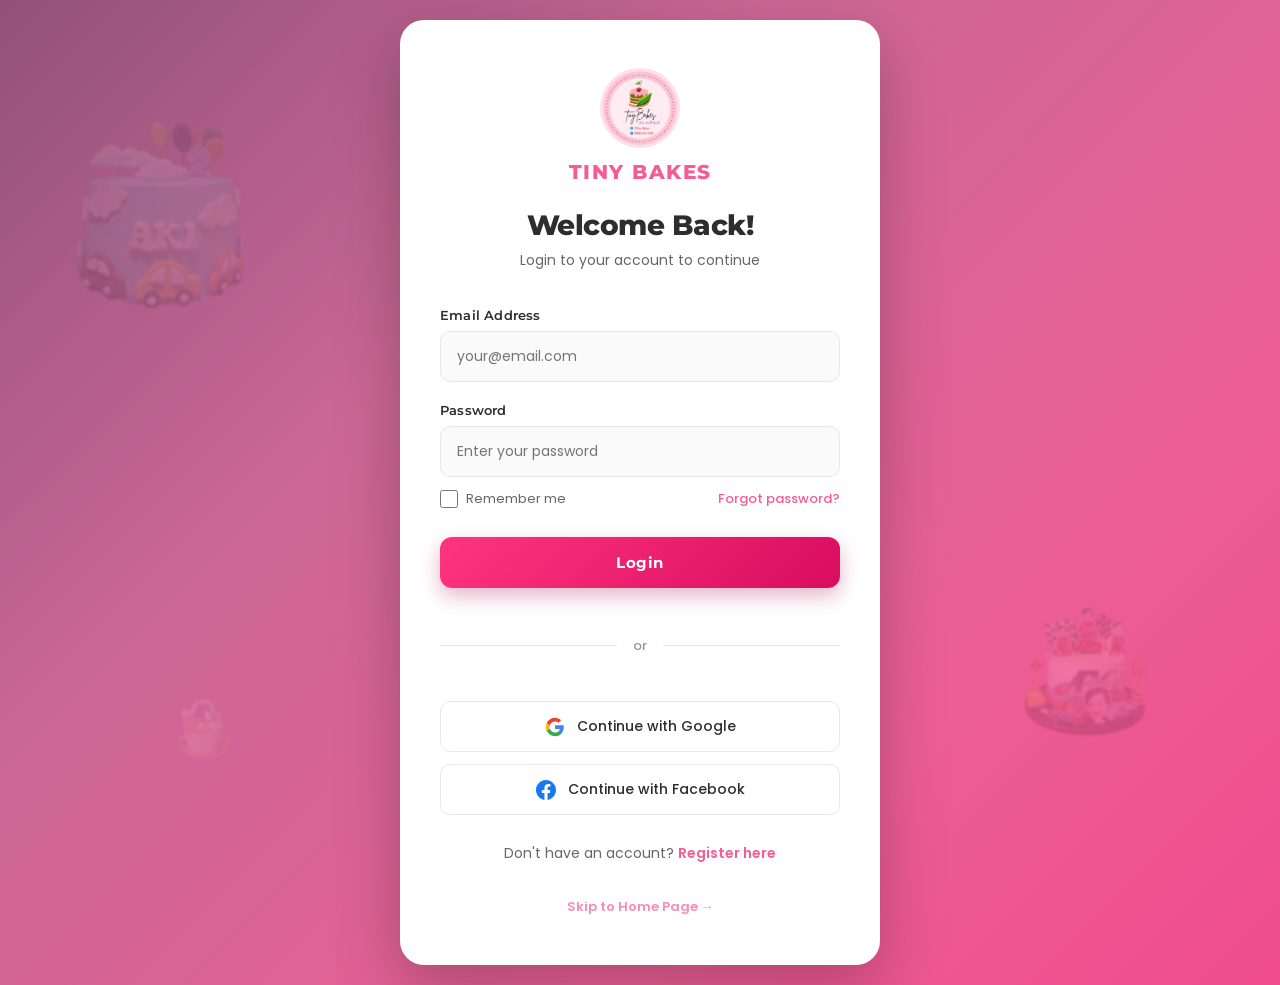
<file: index.html>
<!doctype html>
<html lang="en">
  <head>
    <meta charset="UTF-8" />
    <meta name="viewport" content="width=device-width, initial-scale=1.0" />
    <title>Login - Tiny Bakes</title>
    <link rel="preconnect" href="https://fonts.googleapis.com" />
    <link rel="preconnect" href="https://fonts.gstatic.com" crossorigin />
    <link
      href="https://fonts.googleapis.com/css2?family=Montserrat:wght@400;500;600;700;800&family=Poppins:wght@400;500;600;700&display=swap"
      rel="stylesheet"
    />
    <link rel="stylesheet" href="auth.css" />
  </head>
  <body>
    <div class="auth-container">
      <div class="auth-card">
        <div class="auth-header">
          <div class="logo-section">
            <div class="logo-circle-small">
              <img src="assets/logo-clean.png" alt="Tiny Bakes logo" />
            </div>
            <h1>TINY BAKES</h1>
          </div>
          <h2>Welcome Back!</h2>
          <p class="auth-subtitle">Login to your account to continue</p>
        </div>

        <form class="auth-form" id="loginForm">
          <div class="form-group">
            <label for="email">Email Address</label>
            <input
              type="email"
              id="email"
              placeholder="your@email.com"
              required
            />
          </div>

          <div class="form-group">
            <label for="password">Password</label>
            <input
              type="password"
              id="password"
              placeholder="Enter your password"
              required
            />
          </div>

          <div class="form-options">
            <label class="checkbox-label">
              <input type="checkbox" id="remember" />
              <span>Remember me</span>
            </label>
            <a href="#" class="forgot-link">Forgot password?</a>
          </div>

          <button type="submit" class="auth-btn">Login</button>

          <div class="auth-divider">
            <span>or</span>
          </div>

          <div class="social-login">
            <button type="button" class="social-btn google-btn">
              <svg width="20" height="20" viewBox="0 0 24 24">
                <path fill="#4285F4" d="M22.56 12.25c0-.78-.07-1.53-.2-2.25H12v4.26h5.92c-.26 1.37-1.04 2.53-2.21 3.31v2.77h3.57c2.08-1.92 3.28-4.74 3.28-8.09z"/>
                <path fill="#34A853" d="M12 23c2.97 0 5.46-.98 7.28-2.66l-3.57-2.77c-.98.66-2.23 1.06-3.71 1.06-2.86 0-5.29-1.93-6.16-4.53H2.18v2.84C3.99 20.53 7.7 23 12 23z"/>
                <path fill="#FBBC05" d="M5.84 14.09c-.22-.66-.35-1.36-.35-2.09s.13-1.43.35-2.09V7.07H2.18C1.43 8.55 1 10.22 1 12s.43 3.45 1.18 4.93l2.85-2.22.81-.62z"/>
                <path fill="#EA4335" d="M12 5.38c1.62 0 3.06.56 4.21 1.64l3.15-3.15C17.45 2.09 14.97 1 12 1 7.7 1 3.99 3.47 2.18 7.07l3.66 2.84c.87-2.6 3.3-4.53 6.16-4.53z"/>
              </svg>
              Continue with Google
            </button>
            <button type="button" class="social-btn facebook-btn">
              <svg width="20" height="20" viewBox="0 0 24 24" fill="#1877F2">
                <path d="M24 12.073c0-6.627-5.373-12-12-12s-12 5.373-12 12c0 5.99 4.388 10.954 10.125 11.854v-8.385H7.078v-3.47h3.047V9.43c0-3.007 1.792-4.669 4.533-4.669 1.312 0 2.686.235 2.686.235v2.953H15.83c-1.491 0-1.956.925-1.956 1.874v2.25h3.328l-.532 3.47h-2.796v8.385C19.612 23.027 24 18.062 24 12.073z"/>
              </svg>
              Continue with Facebook
            </button>
          </div>

          <p class="auth-switch">
            Don't have an account? <a href="register.html">Register here</a>
          </p>
          
          <p class="auth-switch" style="margin-top: 12px;">
            <a href="home.html" style="font-size: 13px; opacity: 0.7;">Skip to Home Page →</a>
          </p>
        </form>
      </div>

      <div class="auth-decoration">
        <img src="assets/cake1.png" alt="Cake decoration" class="deco-cake deco-1" />
        <img src="assets/cake2.png" alt="Cake decoration" class="deco-cake deco-2" />
        <img src="assets/cake3.png" alt="Cake decoration" class="deco-cake deco-3" />
      </div>
    </div>

    <script>
      document.getElementById('loginForm').addEventListener('submit', (e) => {
        e.preventDefault();
        alert('Login successful! Redirecting to home page...');
        window.location.href = 'home.html';
      });
    </script>
  </body>
</html>
</file>
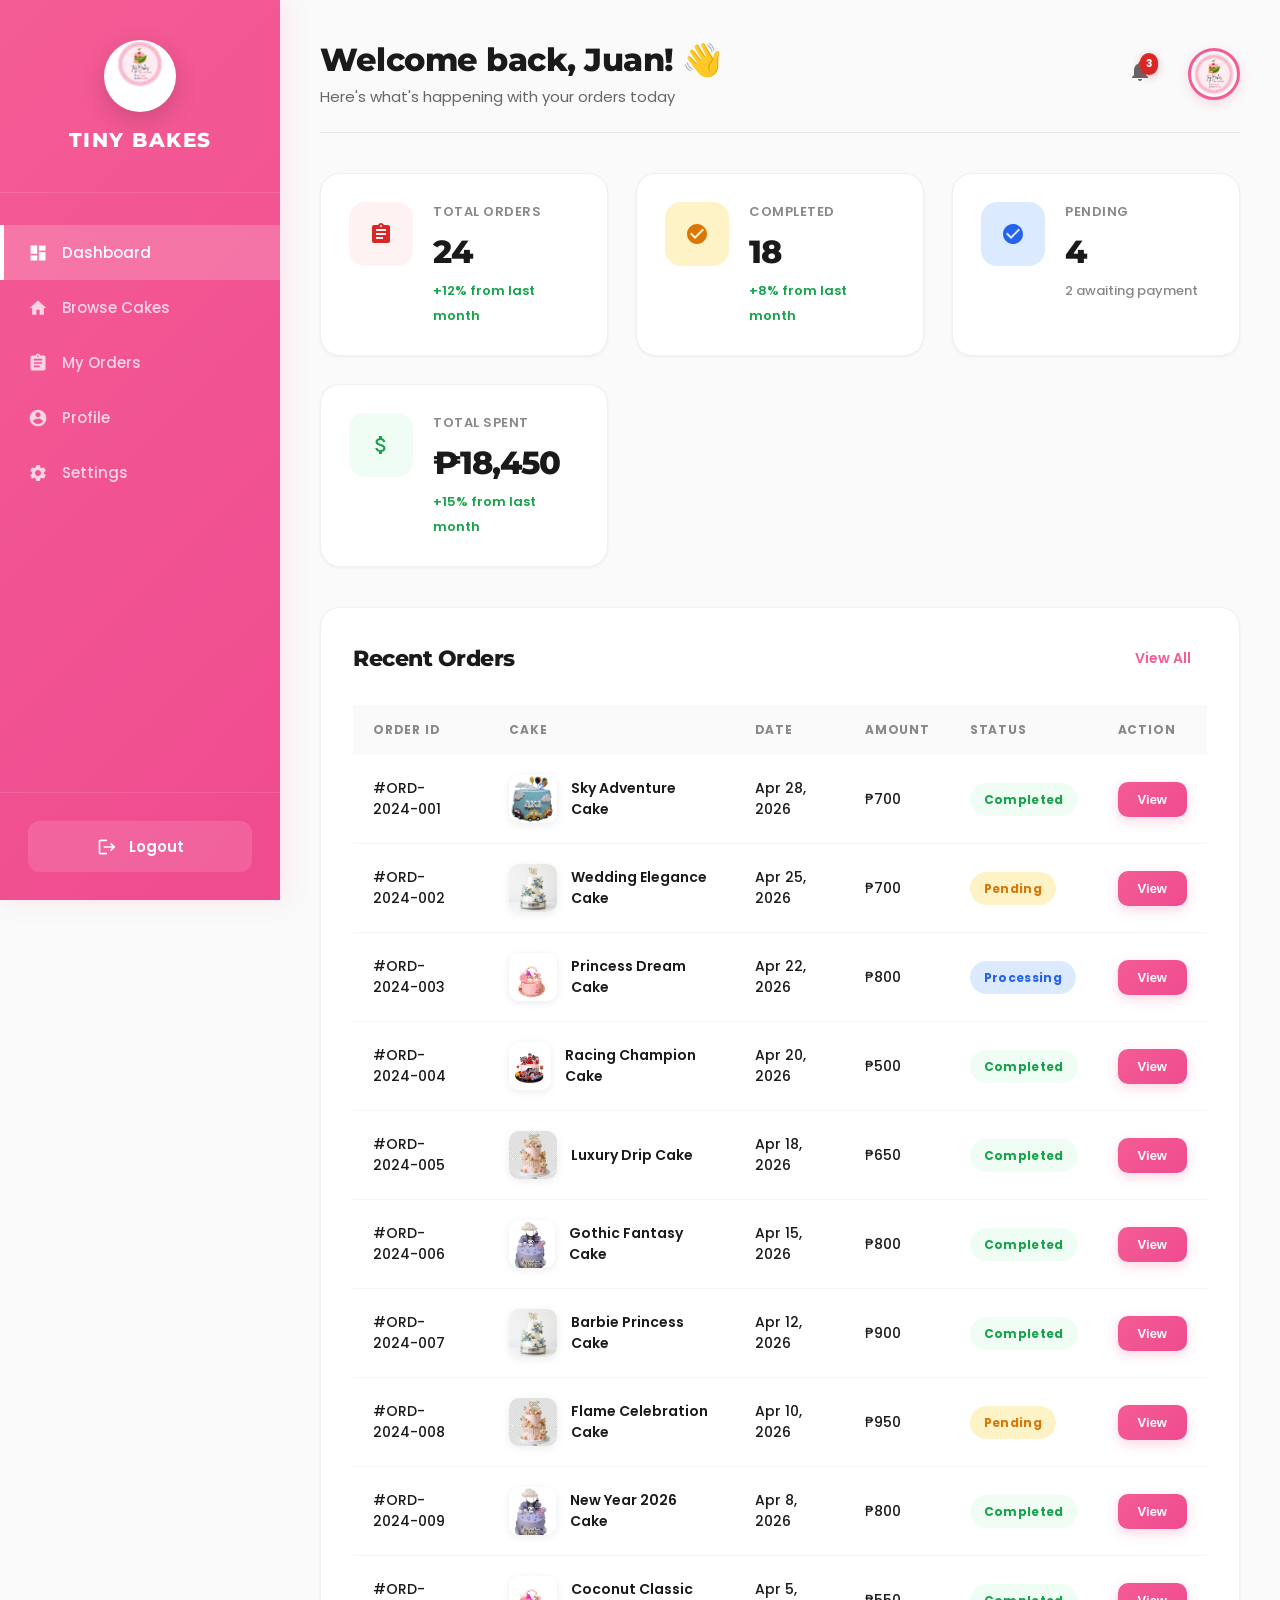
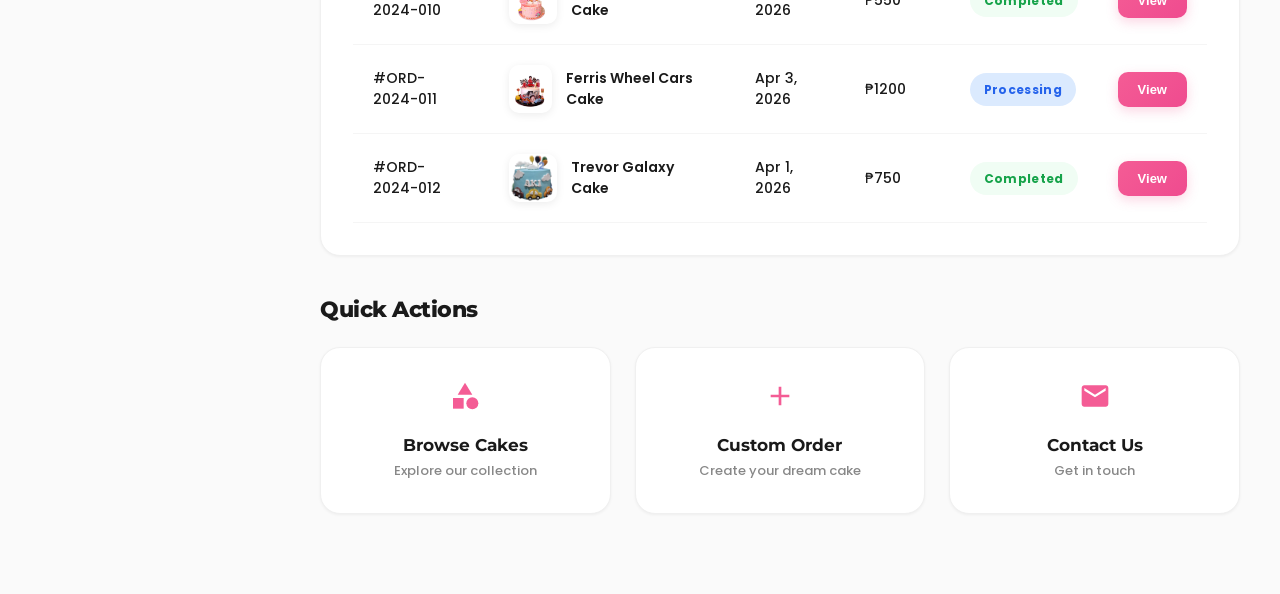
<file: dashboard.html>
<!doctype html>
<html lang="en">
  <head>
    <meta charset="UTF-8" />
    <meta name="viewport" content="width=device-width, initial-scale=1.0" />
    <title>Dashboard - Tiny Bakes</title>
    <link rel="preconnect" href="https://fonts.googleapis.com" />
    <link rel="preconnect" href="https://fonts.gstatic.com" crossorigin />
    <link
      href="https://fonts.googleapis.com/css2?family=Montserrat:wght@400;500;600;700;800&family=Poppins:wght@400;500;600;700&display=swap"
      rel="stylesheet"
    />
    <link rel="stylesheet" href="dashboard.css" />
  </head>
  <body>
    <div class="dashboard-container">
      <!-- Sidebar -->
      <aside class="sidebar">
        <div class="sidebar-header">
          <div class="logo-small">
            <img src="assets/logo-clean.png" alt="Tiny Bakes" />
          </div>
          <h2>TINY BAKES</h2>
        </div>

        <nav class="sidebar-nav">
          <a href="#" class="nav-item active">
            <svg viewBox="0 0 24 24" width="20" height="20" fill="currentColor">
              <path d="M3 13h8V3H3v10zm0 8h8v-6H3v6zm10 0h8V11h-8v10zm0-18v6h8V3h-8z"/>
            </svg>
            Dashboard
          </a>
          <a href="home.html" class="nav-item">
            <svg viewBox="0 0 24 24" width="20" height="20" fill="currentColor">
              <path d="M10 20v-6h4v6h5v-8h3L12 3 2 12h3v8z"/>
            </svg>
            Browse Cakes
          </a>
          <a href="myorders.html" class="nav-item">
            <svg viewBox="0 0 24 24" width="20" height="20" fill="currentColor">
              <path d="M19 3h-4.18C14.4 1.84 13.3 1 12 1c-1.3 0-2.4.84-2.82 2H5c-1.1 0-2 .9-2 2v14c0 1.1.9 2 2 2h14c1.1 0 2-.9 2-2V5c0-1.1-.9-2-2-2zm-7 0c.55 0 1 .45 1 1s-.45 1-1 1-1-.45-1-1 .45-1 1-1zm2 14H7v-2h7v2zm3-4H7v-2h10v2zm0-4H7V7h10v2z"/>
            </svg>
            My Orders
          </a>
          <a href="#" class="nav-item">
            <svg viewBox="0 0 24 24" width="20" height="20" fill="currentColor">
              <path d="M12 2C6.48 2 2 6.48 2 12s4.48 10 10 10 10-4.48 10-10S17.52 2 12 2zm0 3c1.66 0 3 1.34 3 3s-1.34 3-3 3-3-1.34-3-3 1.34-3 3-3zm0 14.2c-2.5 0-4.71-1.28-6-3.22.03-1.99 4-3.08 6-3.08 1.99 0 5.97 1.09 6 3.08-1.29 1.94-3.5 3.22-6 3.22z"/>
            </svg>
            Profile
          </a>
          <a href="#" class="nav-item">
            <svg viewBox="0 0 24 24" width="20" height="20" fill="currentColor">
              <path d="M19.14 12.94c.04-.3.06-.61.06-.94 0-.32-.02-.64-.07-.94l2.03-1.58c.18-.14.23-.41.12-.61l-1.92-3.32c-.12-.22-.37-.29-.59-.22l-2.39.96c-.5-.38-1.03-.7-1.62-.94L14.4 2.81c-.04-.24-.24-.41-.48-.41h-3.84c-.24 0-.43.17-.47.41l-.36 2.54c-.59.24-1.13.57-1.62.94l-2.39-.96c-.22-.08-.47 0-.59.22L2.74 8.87c-.12.21-.08.47.12.61l2.03 1.58c-.05.3-.09.63-.09.94s.02.64.07.94l-2.03 1.58c-.18.14-.23.41-.12.61l1.92 3.32c.12.22.37.29.59.22l2.39-.96c.5.38 1.03.7 1.62.94l.36 2.54c.05.24.24.41.48.41h3.84c.24 0 .44-.17.47-.41l.36-2.54c.59-.24 1.13-.56 1.62-.94l2.39.96c.22.08.47 0 .59-.22l1.92-3.32c.12-.22.07-.47-.12-.61l-2.01-1.58zM12 15.6c-1.98 0-3.6-1.62-3.6-3.6s1.62-3.6 3.6-3.6 3.6 1.62 3.6 3.6-1.62 3.6-3.6 3.6z"/>
            </svg>
            Settings
          </a>
        </nav>

        <div class="sidebar-footer">
          <a href="index.html" class="logout-btn">
            <svg viewBox="0 0 24 24" width="20" height="20" fill="currentColor">
              <path d="M17 7l-1.41 1.41L18.17 11H8v2h10.17l-2.58 2.58L17 17l5-5zM4 5h8V3H4c-1.1 0-2 .9-2 2v14c0 1.1.9 2 2 2h8v-2H4V5z"/>
            </svg>
            Logout
          </a>
        </div>
      </aside>

      <!-- Main Content -->
      <main class="main-content">
        <!-- Top Bar -->
        <header class="top-bar">
          <div class="welcome-section">
            <h1>Welcome back, Juan! 👋</h1>
            <p>Here's what's happening with your orders today</p>
          </div>
          <div class="user-profile">
            <div class="notifications">
              <svg viewBox="0 0 24 24" width="24" height="24" fill="currentColor">
                <path d="M12 22c1.1 0 2-.9 2-2h-4c0 1.1.89 2 2 2zm6-6v-5c0-3.07-1.64-5.64-4.5-6.32V4c0-.83-.67-1.5-1.5-1.5s-1.5.67-1.5 1.5v.68C7.63 5.36 6 7.92 6 11v5l-2 2v1h16v-1l-2-2z"/>
              </svg>
              <span class="badge">3</span>
            </div>
            <div class="user-avatar">
              <img src="assets/logo-clean.png" alt="User" />
            </div>
          </div>
        </header>

        <!-- Stats Cards -->
        <div class="stats-grid">
          <div class="stat-card">
            <div class="stat-icon" style="background: #fef2f2; color: #dc2626;">
              <svg viewBox="0 0 24 24" width="24" height="24" fill="currentColor">
                <path d="M19 3h-4.18C14.4 1.84 13.3 1 12 1c-1.3 0-2.4.84-2.82 2H5c-1.1 0-2 .9-2 2v14c0 1.1.9 2 2 2h14c1.1 0 2-.9 2-2V5c0-1.1-.9-2-2-2zm-7 0c.55 0 1 .45 1 1s-.45 1-1 1-1-.45-1-1 .45-1 1-1zm2 14H7v-2h7v2zm3-4H7v-2h10v2zm0-4H7V7h10v2z"/>
              </svg>
            </div>
            <div class="stat-info">
              <h3>Total Orders</h3>
              <p class="stat-number">24</p>
              <span class="stat-change positive">+12% from last month</span>
            </div>
          </div>

          <div class="stat-card">
            <div class="stat-icon" style="background: #fef3c7; color: #d97706;">
              <svg viewBox="0 0 24 24" width="24" height="24" fill="currentColor">
                <path d="M12 2C6.48 2 2 6.48 2 12s4.48 10 10 10 10-4.48 10-10S17.52 2 12 2zm-2 15l-5-5 1.41-1.41L10 14.17l7.59-7.59L19 8l-9 9z"/>
              </svg>
            </div>
            <div class="stat-info">
              <h3>Completed</h3>
              <p class="stat-number">18</p>
              <span class="stat-change positive">+8% from last month</span>
            </div>
          </div>

          <div class="stat-card">
            <div class="stat-icon" style="background: #dbeafe; color: #2563eb;">
              <svg viewBox="0 0 24 24" width="24" height="24" fill="currentColor">
                <path d="M12 2C6.48 2 2 6.48 2 12s4.48 10 10 10 10-4.48 10-10S17.52 2 12 2zm-2 15l-5-5 1.41-1.41L10 14.17l7.59-7.59L19 8l-9 9z"/>
              </svg>
            </div>
            <div class="stat-info">
              <h3>Pending</h3>
              <p class="stat-number">4</p>
              <span class="stat-change">2 awaiting payment</span>
            </div>
          </div>

          <div class="stat-card">
            <div class="stat-icon" style="background: #f0fdf4; color: #16a34a;">
              <svg viewBox="0 0 24 24" width="24" height="24" fill="currentColor">
                <path d="M11.8 10.9c-2.27-.59-3-1.2-3-2.15 0-1.09 1.01-1.85 2.7-1.85 1.78 0 2.44.85 2.5 2.1h2.21c-.07-1.72-1.12-3.3-3.21-3.81V3h-3v2.16c-1.94.42-3.5 1.68-3.5 3.61 0 2.31 1.91 3.46 4.7 4.13 2.5.6 3 1.48 3 2.41 0 .69-.49 1.79-2.7 1.79-2.06 0-2.87-.92-2.98-2.1h-2.2c.12 2.19 1.76 3.42 3.68 3.83V21h3v-2.15c1.95-.37 3.5-1.5 3.5-3.55 0-2.84-2.43-3.81-4.7-4.4z"/>
              </svg>
            </div>
            <div class="stat-info">
              <h3>Total Spent</h3>
              <p class="stat-number">₱18,450</p>
              <span class="stat-change positive">+15% from last month</span>
            </div>
          </div>
        </div>

        <!-- Recent Orders -->
        <div class="content-section">
          <div class="section-header">
            <h2>Recent Orders</h2>
            <a href="#" class="view-all">View All</a>
          </div>

          <div class="orders-table">
            <table>
              <thead>
                <tr>
                  <th>Order ID</th>
                  <th>Cake</th>
                  <th>Date</th>
                  <th>Amount</th>
                  <th>Status</th>
                  <th>Action</th>
                </tr>
              </thead>
              <tbody>
                <tr>
                  <td>#ORD-2024-001</td>
                  <td>
                    <div class="order-item">
                      <img src="assets/cake1.png" alt="Cake" />
                      <span>Sky Adventure Cake</span>
                    </div>
                  </td>
                  <td>Apr 28, 2026</td>
                  <td>₱700</td>
                  <td><span class="status-badge completed">Completed</span></td>
                  <td><button class="action-btn">View</button></td>
                </tr>
                <tr>
                  <td>#ORD-2024-002</td>
                  <td>
                    <div class="order-item">
                      <img src="assets/cake5.png" alt="Cake" />
                      <span>Wedding Elegance Cake</span>
                    </div>
                  </td>
                  <td>Apr 25, 2026</td>
                  <td>₱700</td>
                  <td><span class="status-badge pending">Pending</span></td>
                  <td><button class="action-btn">View</button></td>
                </tr>
                <tr>
                  <td>#ORD-2024-003</td>
                  <td>
                    <div class="order-item">
                      <img src="assets/cake3.png" alt="Cake" />
                      <span>Princess Dream Cake</span>
                    </div>
                  </td>
                  <td>Apr 22, 2026</td>
                  <td>₱800</td>
                  <td><span class="status-badge processing">Processing</span></td>
                  <td><button class="action-btn">View</button></td>
                </tr>
                <tr>
                  <td>#ORD-2024-004</td>
                  <td>
                    <div class="order-item">
                      <img src="assets/cake2.png" alt="Cake" />
                      <span>Racing Champion Cake</span>
                    </div>
                  </td>
                  <td>Apr 20, 2026</td>
                  <td>₱500</td>
                  <td><span class="status-badge completed">Completed</span></td>
                  <td><button class="action-btn">View</button></td>
                </tr>
                <tr>
                  <td>#ORD-2024-005</td>
                  <td>
                    <div class="order-item">
                      <img src="assets/cake6.png" alt="Cake" />
                      <span>Luxury Drip Cake</span>
                    </div>
                  </td>
                  <td>Apr 18, 2026</td>
                  <td>₱650</td>
                  <td><span class="status-badge completed">Completed</span></td>
                  <td><button class="action-btn">View</button></td>
                </tr>
                <tr>
                  <td>#ORD-2024-006</td>
                  <td>
                    <div class="order-item">
                      <img src="assets/cake4.png" alt="Cake" />
                      <span>Gothic Fantasy Cake</span>
                    </div>
                  </td>
                  <td>Apr 15, 2026</td>
                  <td>₱800</td>
                  <td><span class="status-badge completed">Completed</span></td>
                  <td><button class="action-btn">View</button></td>
                </tr>
                <tr>
                  <td>#ORD-2024-007</td>
                  <td>
                    <div class="order-item">
                      <img src="assets/cake5.png" alt="Cake" />
                      <span>Barbie Princess Cake</span>
                    </div>
                  </td>
                  <td>Apr 12, 2026</td>
                  <td>₱900</td>
                  <td><span class="status-badge completed">Completed</span></td>
                  <td><button class="action-btn">View</button></td>
                </tr>
                <tr>
                  <td>#ORD-2024-008</td>
                  <td>
                    <div class="order-item">
                      <img src="assets/cake6.png" alt="Cake" />
                      <span>Flame Celebration Cake</span>
                    </div>
                  </td>
                  <td>Apr 10, 2026</td>
                  <td>₱950</td>
                  <td><span class="status-badge pending">Pending</span></td>
                  <td><button class="action-btn">View</button></td>
                </tr>
                <tr>
                  <td>#ORD-2024-009</td>
                  <td>
                    <div class="order-item">
                      <img src="assets/cake4.png" alt="Cake" />
                      <span>New Year 2026 Cake</span>
                    </div>
                  </td>
                  <td>Apr 8, 2026</td>
                  <td>₱800</td>
                  <td><span class="status-badge completed">Completed</span></td>
                  <td><button class="action-btn">View</button></td>
                </tr>
                <tr>
                  <td>#ORD-2024-010</td>
                  <td>
                    <div class="order-item">
                      <img src="assets/cake3.png" alt="Cake" />
                      <span>Coconut Classic Cake</span>
                    </div>
                  </td>
                  <td>Apr 5, 2026</td>
                  <td>₱550</td>
                  <td><span class="status-badge completed">Completed</span></td>
                  <td><button class="action-btn">View</button></td>
                </tr>
                <tr>
                  <td>#ORD-2024-011</td>
                  <td>
                    <div class="order-item">
                      <img src="assets/cake2.png" alt="Cake" />
                      <span>Ferris Wheel Cars Cake</span>
                    </div>
                  </td>
                  <td>Apr 3, 2026</td>
                  <td>₱1200</td>
                  <td><span class="status-badge processing">Processing</span></td>
                  <td><button class="action-btn">View</button></td>
                </tr>
                <tr>
                  <td>#ORD-2024-012</td>
                  <td>
                    <div class="order-item">
                      <img src="assets/cake1.png" alt="Cake" />
                      <span>Trevor Galaxy Cake</span>
                    </div>
                  </td>
                  <td>Apr 1, 2026</td>
                  <td>₱750</td>
                  <td><span class="status-badge completed">Completed</span></td>
                  <td><button class="action-btn">View</button></td>
                </tr>
              </tbody>
            </table>
          </div>
        </div>

        <!-- Quick Actions -->
        <div class="quick-actions">
          <h2>Quick Actions</h2>
          <div class="actions-grid">
            <a href="home.html" class="action-card">
              <svg viewBox="0 0 24 24" width="32" height="32" fill="currentColor">
                <path d="M12 2l-5.5 9h11z"/>
                <circle cx="17.5" cy="17.5" r="4.5"/>
                <path d="M3 13.5h8v8H3z"/>
              </svg>
              <h3>Browse Cakes</h3>
              <p>Explore our collection</p>
            </a>
            <a href="#" class="action-card">
              <svg viewBox="0 0 24 24" width="32" height="32" fill="currentColor">
                <path d="M19 13h-6v6h-2v-6H5v-2h6V5h2v6h6v2z"/>
              </svg>
              <h3>Custom Order</h3>
              <p>Create your dream cake</p>
            </a>
            <a href="#" class="action-card">
              <svg viewBox="0 0 24 24" width="32" height="32" fill="currentColor">
                <path d="M20 4H4c-1.1 0-1.99.9-1.99 2L2 18c0 1.1.9 2 2 2h16c1.1 0 2-.9 2-2V6c0-1.1-.9-2-2-2zm0 4l-8 5-8-5V6l8 5 8-5v2z"/>
              </svg>
              <h3>Contact Us</h3>
              <p>Get in touch</p>
            </a>
          </div>
        </div>
      </main>
    </div>
  </body>
</html>
</file>
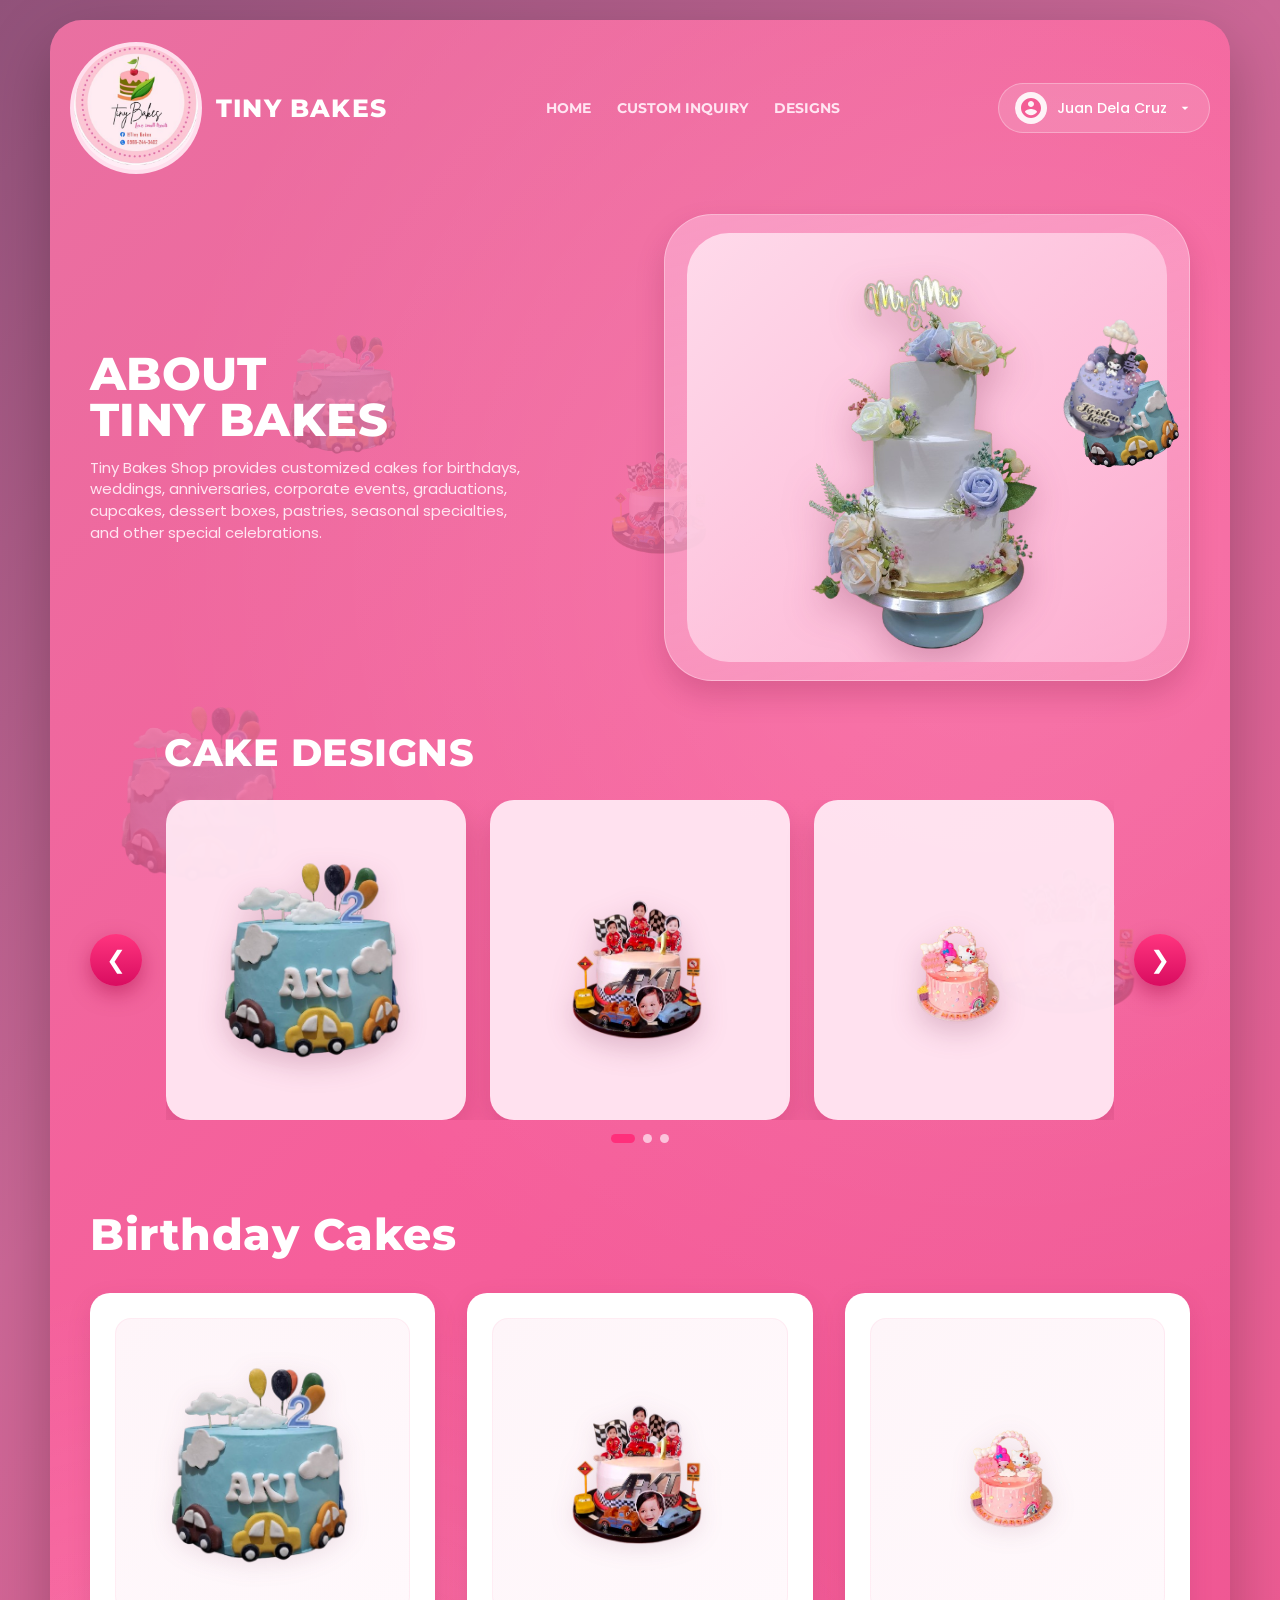
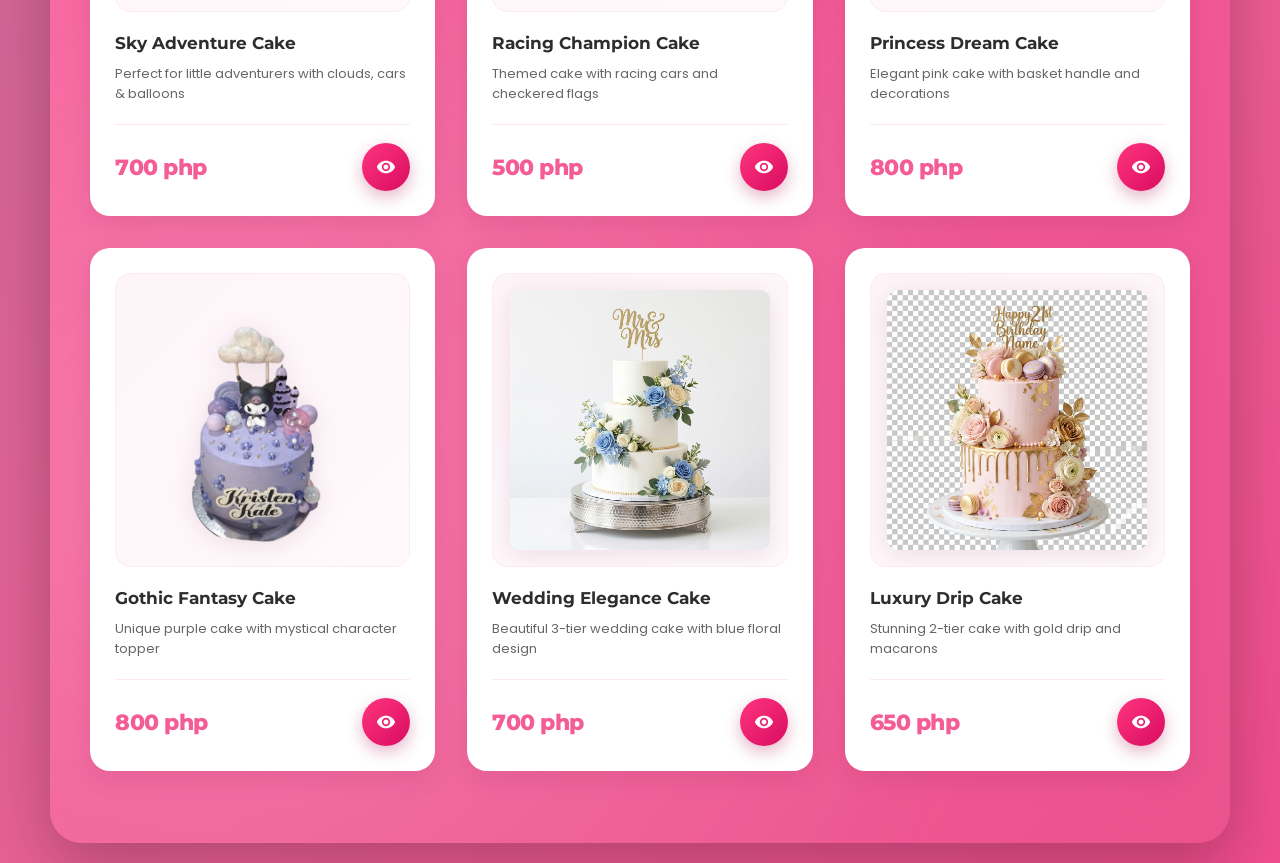
<file: home.html>
<!doctype html>
<html lang="en">
  <head>
    <meta charset="UTF-8" />
    <meta name="viewport" content="width=device-width, initial-scale=1.0" />
    <title>Tiny Bakes UI</title>
    <link rel="preconnect" href="https://fonts.googleapis.com" />
    <link rel="preconnect" href="https://fonts.gstatic.com" crossorigin />
    <link
      href="https://fonts.googleapis.com/css2?family=Montserrat:wght@400;500;600;700;800&family=Poppins:wght@400;500;600;700&display=swap"
      rel="stylesheet"
    />
    <link rel="stylesheet" href="style.css" />
  </head>
  <body>
    <main class="page">
      <header class="topbar">
        <div class="brand-wrap">
          <div class="logo-circle">
            <img src="assets/logo-clean.png" alt="Tiny Bakes logo" />
          </div>
          <div class="brand-text-wrap">
            <div class="brand-text">TINY BAKES</div>
          </div>
        </div>

        <nav class="menu">
          <a href="#hero">HOME</a>
          <a href="#custom" class="js-custom-inquiry">CUSTOM INQUIRY</a>
          <a href="#birthday-cakes">DESIGNS</a>
        </nav>

        <div class="profile-section">
          <div class="profile-dropdown">
            <button class="profile-btn" id="profileBtn">
              <div class="profile-avatar">
                <svg viewBox="0 0 24 24" width="24" height="24" fill="currentColor">
                  <path d="M12 2C6.48 2 2 6.48 2 12s4.48 10 10 10 10-4.48 10-10S17.52 2 12 2zm0 3c1.66 0 3 1.34 3 3s-1.34 3-3 3-3-1.34-3-3 1.34-3 3-3zm0 14.2c-2.5 0-4.71-1.28-6-3.22.03-1.99 4-3.08 6-3.08 1.99 0 5.97 1.09 6 3.08-1.29 1.94-3.5 3.22-6 3.22z"/>
                </svg>
              </div>
              <span class="profile-name">Juan Dela Cruz</span>
              <svg class="dropdown-arrow" viewBox="0 0 24 24" width="16" height="16" fill="currentColor">
                <path d="M7 10l5 5 5-5z"/>
              </svg>
            </button>
            
            <div class="profile-menu" id="profileMenu">
              <div class="profile-header">
                <div class="profile-avatar-large">
                  <svg viewBox="0 0 24 24" width="40" height="40" fill="currentColor">
                    <path d="M12 2C6.48 2 2 6.48 2 12s4.48 10 10 10 10-4.48 10-10S17.52 2 12 2zm0 3c1.66 0 3 1.34 3 3s-1.34 3-3 3-3-1.34-3-3 1.34-3 3-3zm0 14.2c-2.5 0-4.71-1.28-6-3.22.03-1.99 4-3.08 6-3.08 1.99 0 5.97 1.09 6 3.08-1.29 1.94-3.5 3.22-6 3.22z"/>
                  </svg>
                </div>
                <div class="profile-info">
                  <h3>Juan Dela Cruz</h3>
                  <p>juan.delacruz@email.com</p>
                </div>
              </div>
              
              <div class="profile-divider"></div>
              
              <div class="profile-details">
                <div class="detail-item">
                  <svg viewBox="0 0 24 24" width="18" height="18" fill="currentColor">
                    <path d="M20 4H4c-1.1 0-1.99.9-1.99 2L2 18c0 1.1.9 2 2 2h16c1.1 0 2-.9 2-2V6c0-1.1-.9-2-2-2zm0 4l-8 5-8-5V6l8 5 8-5v2z"/>
                  </svg>
                  <span>juan.delacruz@email.com</span>
                </div>
                <div class="detail-item">
                  <svg viewBox="0 0 24 24" width="18" height="18" fill="currentColor">
                    <path d="M6.62 10.79c1.44 2.83 3.76 5.14 6.59 6.59l2.2-2.2c.27-.27.67-.36 1.02-.24 1.12.37 2.33.57 3.57.57.55 0 1 .45 1 1V20c0 .55-.45 1-1 1-9.39 0-17-7.61-17-17 0-.55.45-1 1-1h3.5c.55 0 1 .45 1 1 0 1.25.2 2.45.57 3.57.11.35.03.74-.25 1.02l-2.2 2.2z"/>
                  </svg>
                  <span>+63 9862443402</span>
                </div>
                <div class="detail-item">
                  <svg viewBox="0 0 24 24" width="18" height="18" fill="currentColor">
                    <path d="M12 2C8.13 2 5 5.13 5 9c0 5.25 7 13 7 13s7-7.75 7-13c0-3.87-3.13-7-7-7zm0 9.5c-1.38 0-2.5-1.12-2.5-2.5s1.12-2.5 2.5-2.5 2.5 1.12 2.5 2.5-1.12 2.5-2.5 2.5z"/>
                  </svg>
                  <span>Manila, Philippines</span>
                </div>
              </div>
              
              <div class="profile-divider"></div>
              
              <a href="dashboard.html" class="profile-menu-item">
                <svg viewBox="0 0 24 24" width="20" height="20" fill="currentColor">
                  <path d="M12 2C6.48 2 2 6.48 2 12s4.48 10 10 10 10-4.48 10-10S17.52 2 12 2zm0 3c1.66 0 3 1.34 3 3s-1.34 3-3 3-3-1.34-3-3 1.34-3 3-3zm0 14.2c-2.5 0-4.71-1.28-6-3.22.03-1.99 4-3.08 6-3.08 1.99 0 5.97 1.09 6 3.08-1.29 1.94-3.5 3.22-6 3.22z"/>
                </svg>
                My Profile
              </a>
              
              <a href="myorders.html" class="profile-menu-item">
                <svg viewBox="0 0 24 24" width="20" height="20" fill="currentColor">
                  <path d="M19 3h-4.18C14.4 1.84 13.3 1 12 1c-1.3 0-2.4.84-2.82 2H5c-1.1 0-2 .9-2 2v14c0 1.1.9 2 2 2h14c1.1 0 2-.9 2-2V5c0-1.1-.9-2-2-2zm-7 0c.55 0 1 .45 1 1s-.45 1-1 1-1-.45-1-1 .45-1 1-1zm2 14H7v-2h7v2zm3-4H7v-2h10v2zm0-4H7V7h10v2z"/>
                </svg>
                My Orders
              </a>
              
              <a href="#" class="profile-menu-item">
                <svg viewBox="0 0 24 24" width="20" height="20" fill="currentColor">
                  <path d="M19.14 12.94c.04-.3.06-.61.06-.94 0-.32-.02-.64-.07-.94l2.03-1.58c.18-.14.23-.41.12-.61l-1.92-3.32c-.12-.22-.37-.29-.59-.22l-2.39.96c-.5-.38-1.03-.7-1.62-.94L14.4 2.81c-.04-.24-.24-.41-.48-.41h-3.84c-.24 0-.43.17-.47.41l-.36 2.54c-.59.24-1.13.57-1.62.94l-2.39-.96c-.22-.08-.47 0-.59.22L2.74 8.87c-.12.21-.08.47.12.61l2.03 1.58c-.05.3-.09.63-.09.94s.02.64.07.94l-2.03 1.58c-.18.14-.23.41-.12.61l1.92 3.32c.12.22.37.29.59.22l2.39-.96c.5.38 1.03.7 1.62.94l.36 2.54c.05.24.24.41.48.41h3.84c.24 0 .44-.17.47-.41l.36-2.54c.59-.24 1.13-.56 1.62-.94l2.39.96c.22.08.47 0 .59-.22l1.92-3.32c.12-.22.07-.47-.12-.61l-2.01-1.58zM12 15.6c-1.98 0-3.6-1.62-3.6-3.6s1.62-3.6 3.6-3.6 3.6 1.62 3.6 3.6-1.62 3.6-3.6 3.6z"/>
                </svg>
                Settings
              </a>
              
              <div class="profile-divider"></div>
              
              <a href="index.html" class="profile-menu-item logout-item">
                <svg viewBox="0 0 24 24" width="20" height="20" fill="currentColor">
                  <path d="M17 7l-1.41 1.41L18.17 11H8v2h10.17l-2.58 2.58L17 17l5-5zM4 5h8V3H4c-1.1 0-2 .9-2 2v14c0 1.1.9 2 2 2h8v-2H4V5z"/>
                </svg>
                Logout
              </a>
            </div>
          </div>
        </div>
      </header>

      <section class="hero" id="hero">
        <aside class="left-panel">
          <h1>ABOUT<br />TINY BAKES</h1>
          <p>
            Tiny Bakes Shop provides customized cakes for birthdays, weddings,
            anniversaries, corporate events, graduations, cupcakes, dessert
            boxes, pastries, seasonal specialties, and other special
            celebrations.
          </p>
        </aside>

        <div class="cake-stage">
          <div class="stage-inner">
            <img
              src="assets/main-cake.png"
              alt="Center cake"
            />
          </div>
        </div>

        <img
          class="floating-cake floating-cake-top"
          src="assets/cake1.png"
          alt="Floating cake slice"
        />
        <img
          class="floating-cake floating-cake-bottom"
          src="assets/cake4.png"
          alt="Floating pastry slice"
        />
      </section>

      <section class="designs">
        <h2>CAKE DESIGNS</h2>
        <div class="design-row">
          <button class="arrow-btn js-prev" aria-label="Previous">&#10094;</button>

          <div class="design-viewport">
            <div class="design-track">
              <article class="card">
                <img
                  src="assets/cake1.png"
                  alt="Cake design one"
                />
              </article>
              <article class="card">
                <img
                  src="assets/cake2.png"
                  alt="Cake design two"
                />
              </article>
              <article class="card">
                <img
                  src="assets/cake3.png"
                  alt="Cake design three"
                />
              </article>
              <article class="card">
                <img
                  src="assets/cake4.png"
                  alt="Cake design four"
                />
              </article>
              <article class="card">
                <img
                  src="assets/cake5.png"
                  alt="Wedding cake Mr and Mrs"
                />
              </article>
            </div>
          </div>

          <button class="arrow-btn js-next" aria-label="Next">&#10095;</button>
        </div>

        <div class="dots" aria-hidden="true">
          <span class="dot active"></span>
          <span class="dot"></span>
          <span class="dot"></span>
        </div>
      </section>

      <section class="birthday-cakes" id="birthday-cakes">
        <h2>Birthday Cakes</h2>
        <div class="birthday-grid">
          <article class="birthday-card" data-cake-id="1">
            <div class="cake-image-wrap">
              <img src="assets/cake1.png" alt="Sky Adventure Cake" />
            </div>
            <h3 class="cake-title">Sky Adventure Cake</h3>
            <p class="cake-desc">Perfect for little adventurers with clouds, cars & balloons</p>
            <div class="cake-footer">
              <span class="price">700 php</span>
              <button class="cart-btn js-view-cake" aria-label="View details">
                <svg viewBox="0 0 24 24" width="20" height="20" fill="currentColor">
                  <path d="M12 4.5C7 4.5 2.73 7.61 1 12c1.73 4.39 6 7.5 11 7.5s9.27-3.11 11-7.5c-1.73-4.39-6-7.5-11-7.5zM12 17c-2.76 0-5-2.24-5-5s2.24-5 5-5 5 2.24 5 5-2.24 5-5 5zm0-8c-1.66 0-3 1.34-3 3s1.34 3 3 3 3-1.34 3-3-1.34-3-3-3z"/>
                </svg>
              </button>
            </div>
          </article>

          <article class="birthday-card" data-cake-id="2">
            <div class="cake-image-wrap">
              <img src="assets/cake2.png" alt="Racing Champion Cake" />
            </div>
            <h3 class="cake-title">Racing Champion Cake</h3>
            <p class="cake-desc">Themed cake with racing cars and checkered flags</p>
            <div class="cake-footer">
              <span class="price">500 php</span>
              <button class="cart-btn js-view-cake" aria-label="View details">
                <svg viewBox="0 0 24 24" width="20" height="20" fill="currentColor">
                  <path d="M12 4.5C7 4.5 2.73 7.61 1 12c1.73 4.39 6 7.5 11 7.5s9.27-3.11 11-7.5c-1.73-4.39-6-7.5-11-7.5zM12 17c-2.76 0-5-2.24-5-5s2.24-5 5-5 5 2.24 5 5-2.24 5-5 5zm0-8c-1.66 0-3 1.34-3 3s1.34 3 3 3 3-1.34 3-3-1.34-3-3-3z"/>
                </svg>
              </button>
            </div>
          </article>

          <article class="birthday-card" data-cake-id="3">
            <div class="cake-image-wrap">
              <img src="assets/cake3.png" alt="Princess Dream Cake" />
            </div>
            <h3 class="cake-title">Princess Dream Cake</h3>
            <p class="cake-desc">Elegant pink cake with basket handle and decorations</p>
            <div class="cake-footer">
              <span class="price">800 php</span>
              <button class="cart-btn js-view-cake" aria-label="View details">
                <svg viewBox="0 0 24 24" width="20" height="20" fill="currentColor">
                  <path d="M12 4.5C7 4.5 2.73 7.61 1 12c1.73 4.39 6 7.5 11 7.5s9.27-3.11 11-7.5c-1.73-4.39-6-7.5-11-7.5zM12 17c-2.76 0-5-2.24-5-5s2.24-5 5-5 5 2.24 5 5-2.24 5-5 5zm0-8c-1.66 0-3 1.34-3 3s1.34 3 3 3 3-1.34 3-3-1.34-3-3-3z"/>
                </svg>
              </button>
            </div>
          </article>

          <article class="birthday-card" data-cake-id="4">
            <div class="cake-image-wrap">
              <img src="assets/cake4.png" alt="Gothic Fantasy Cake" />
            </div>
            <h3 class="cake-title">Gothic Fantasy Cake</h3>
            <p class="cake-desc">Unique purple cake with mystical character topper</p>
            <div class="cake-footer">
              <span class="price">800 php</span>
              <button class="cart-btn js-view-cake" aria-label="View details">
                <svg viewBox="0 0 24 24" width="20" height="20" fill="currentColor">
                  <path d="M12 4.5C7 4.5 2.73 7.61 1 12c1.73 4.39 6 7.5 11 7.5s9.27-3.11 11-7.5c-1.73-4.39-6-7.5-11-7.5zM12 17c-2.76 0-5-2.24-5-5s2.24-5 5-5 5 2.24 5 5-2.24 5-5 5zm0-8c-1.66 0-3 1.34-3 3s1.34 3 3 3 3-1.34 3-3-1.34-3-3-3z"/>
                </svg>
              </button>
            </div>
          </article>

          <article class="birthday-card" data-cake-id="5">
            <div class="cake-image-wrap">
              <img src="assets/cake5.png" alt="Wedding Elegance Cake" />
            </div>
            <h3 class="cake-title">Wedding Elegance Cake</h3>
            <p class="cake-desc">Beautiful 3-tier wedding cake with blue floral design</p>
            <div class="cake-footer">
              <span class="price">700 php</span>
              <button class="cart-btn js-view-cake" aria-label="View details">
                <svg viewBox="0 0 24 24" width="20" height="20" fill="currentColor">
                  <path d="M12 4.5C7 4.5 2.73 7.61 1 12c1.73 4.39 6 7.5 11 7.5s9.27-3.11 11-7.5c-1.73-4.39-6-7.5-11-7.5zM12 17c-2.76 0-5-2.24-5-5s2.24-5 5-5 5 2.24 5 5-2.24 5-5 5zm0-8c-1.66 0-3 1.34-3 3s1.34 3 3 3 3-1.34 3-3-1.34-3-3-3z"/>
                </svg>
              </button>
            </div>
          </article>

          <article class="birthday-card" data-cake-id="6">
            <div class="cake-image-wrap">
              <img src="assets/cake6.png" alt="Luxury Drip Cake" />
            </div>
            <h3 class="cake-title">Luxury Drip Cake</h3>
            <p class="cake-desc">Stunning 2-tier cake with gold drip and macarons</p>
            <div class="cake-footer">
              <span class="price">650 php</span>
              <button class="cart-btn js-view-cake" aria-label="View details">
                <svg viewBox="0 0 24 24" width="20" height="20" fill="currentColor">
                  <path d="M12 4.5C7 4.5 2.73 7.61 1 12c1.73 4.39 6 7.5 11 7.5s9.27-3.11 11-7.5c-1.73-4.39-6-7.5-11-7.5zM12 17c-2.76 0-5-2.24-5-5s2.24-5 5-5 5 2.24 5 5-2.24 5-5 5zm0-8c-1.66 0-3 1.34-3 3s1.34 3 3 3 3-1.34 3-3-1.34-3-3-3z"/>
                </svg>
              </button>
            </div>
          </article>

        </div>
      </section>
      </section>

      <!-- Custom Inquiry Modal -->
      <div class="modal" id="customInquiryModal">
        <div class="modal-content modal-large">
          <button class="modal-close js-close-modal">&times;</button>
          <h2>Custom Cake Inquiry</h2>
          <form class="modal-form" id="customInquiryForm">
            <div class="form-row">
              <div class="form-group">
                <label for="custName">Your Name</label>
                <input type="text" id="custName" placeholder="Juan Dela Cruz" required />
              </div>
              <div class="form-group">
                <label for="custEmail">Email</label>
                <input type="email" id="custEmail" placeholder="your@email.com" required />
              </div>
            </div>
            <div class="form-row">
              <div class="form-group">
                <label for="custPhone">Phone Number</label>
                <input type="tel" id="custPhone" placeholder="09XX XXX XXXX" required />
              </div>
              <div class="form-group">
                <label for="custDate">Event Date</label>
                <input type="date" id="custDate" required />
              </div>
            </div>
            <div class="form-group">
              <label for="custOccasion">Occasion</label>
              <select id="custOccasion" required>
                <option value="">Select occasion</option>
                <option value="birthday">Birthday</option>
                <option value="wedding">Wedding</option>
                <option value="anniversary">Anniversary</option>
                <option value="graduation">Graduation</option>
                <option value="corporate">Corporate Event</option>
                <option value="other">Other</option>
              </select>
            </div>
            <div class="form-group">
              <label for="custSize">Cake Size</label>
              <select id="custSize" required>
                <option value="">Select size</option>
                <option value="small">Small (6-8 servings)</option>
                <option value="medium">Medium (10-15 servings)</option>
                <option value="large">Large (20-30 servings)</option>
                <option value="xlarge">Extra Large (40+ servings)</option>
              </select>
            </div>
            <div class="form-group">
              <label for="custDetails">Design Details & Special Requests</label>
              <textarea id="custDetails" rows="4" placeholder="Describe your dream cake design, colors, theme, flavors, etc." required></textarea>
            </div>
            <button type="submit" class="submit-btn">Submit Inquiry</button>
          </form>
        </div>
      </div>

      <!-- Cake Details Modal -->
      <div class="modal" id="cakeDetailsModal">
        <div class="modal-content">
          <button class="modal-close js-close-modal">&times;</button>
          <div id="cakeDetailsContent"></div>
        </div>
      </div>
    </main>
    <script src="script.js"></script>
  </body>
</html>
</file>
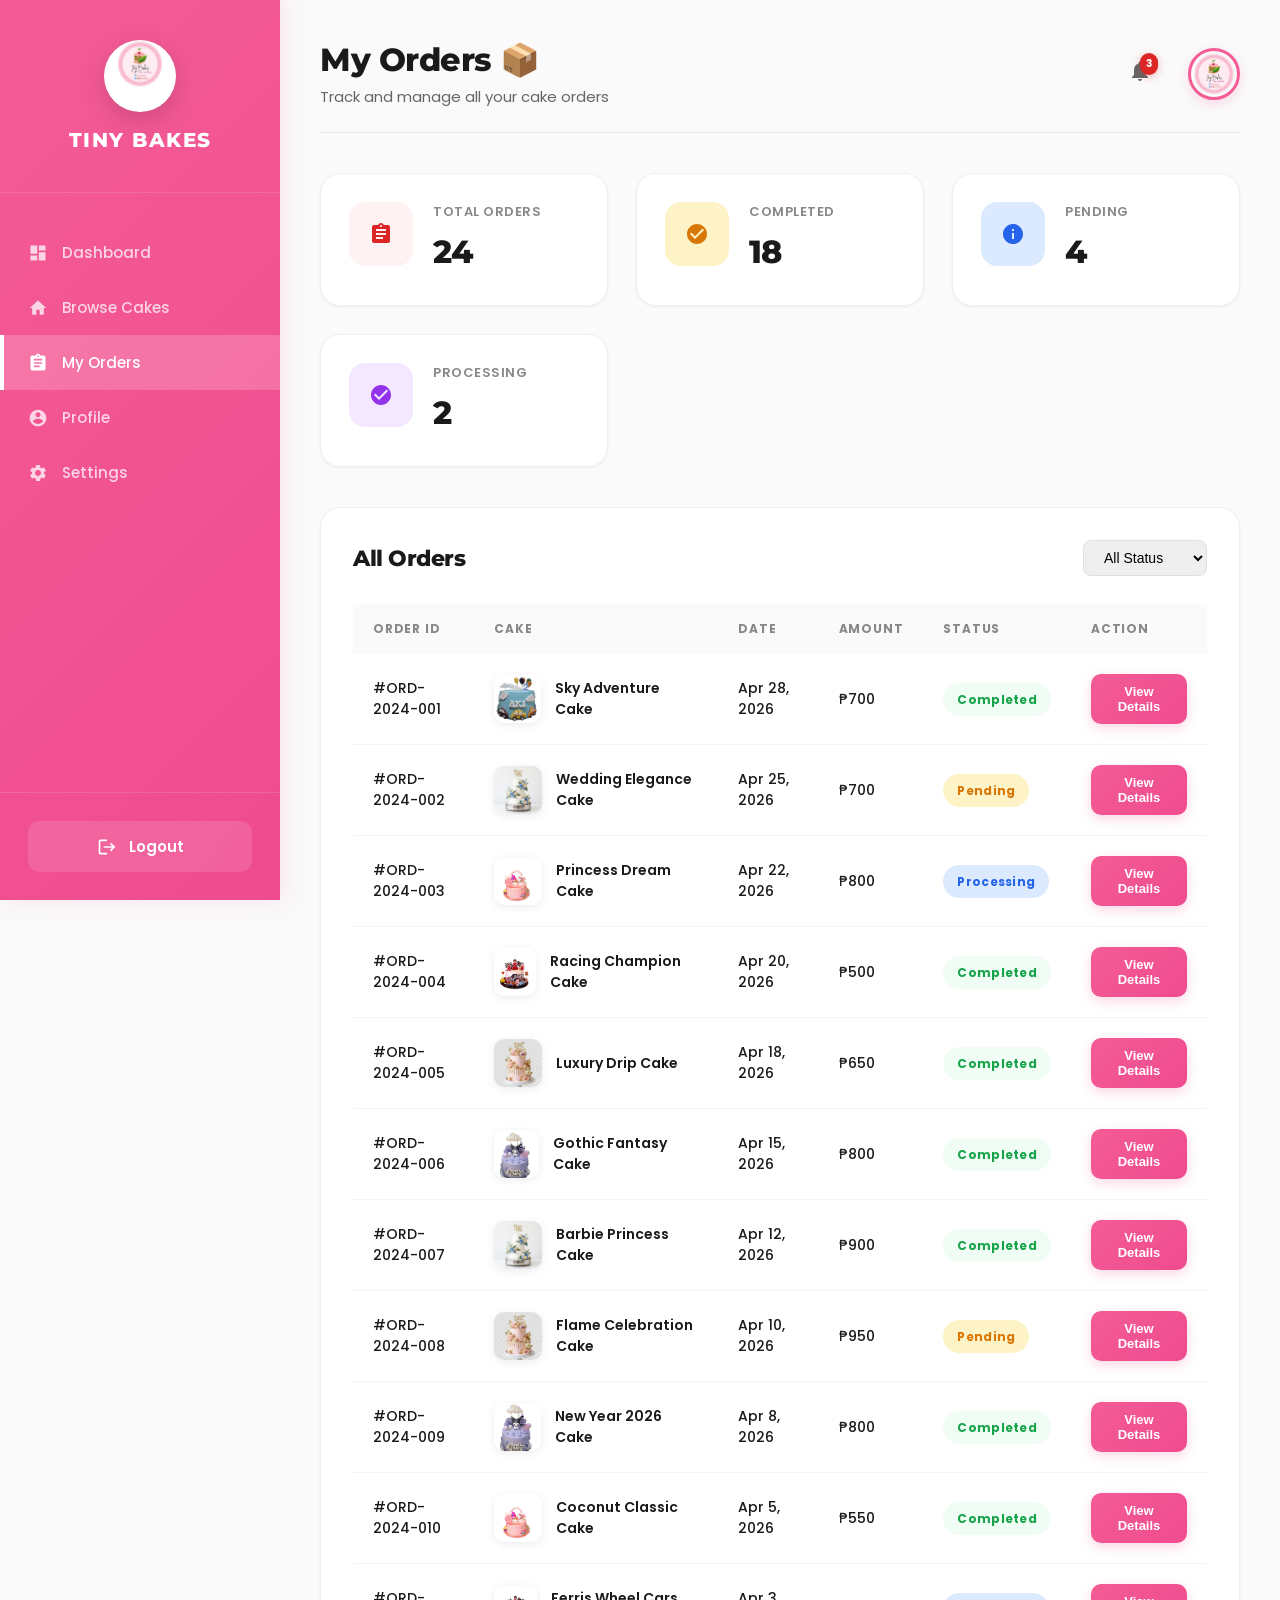
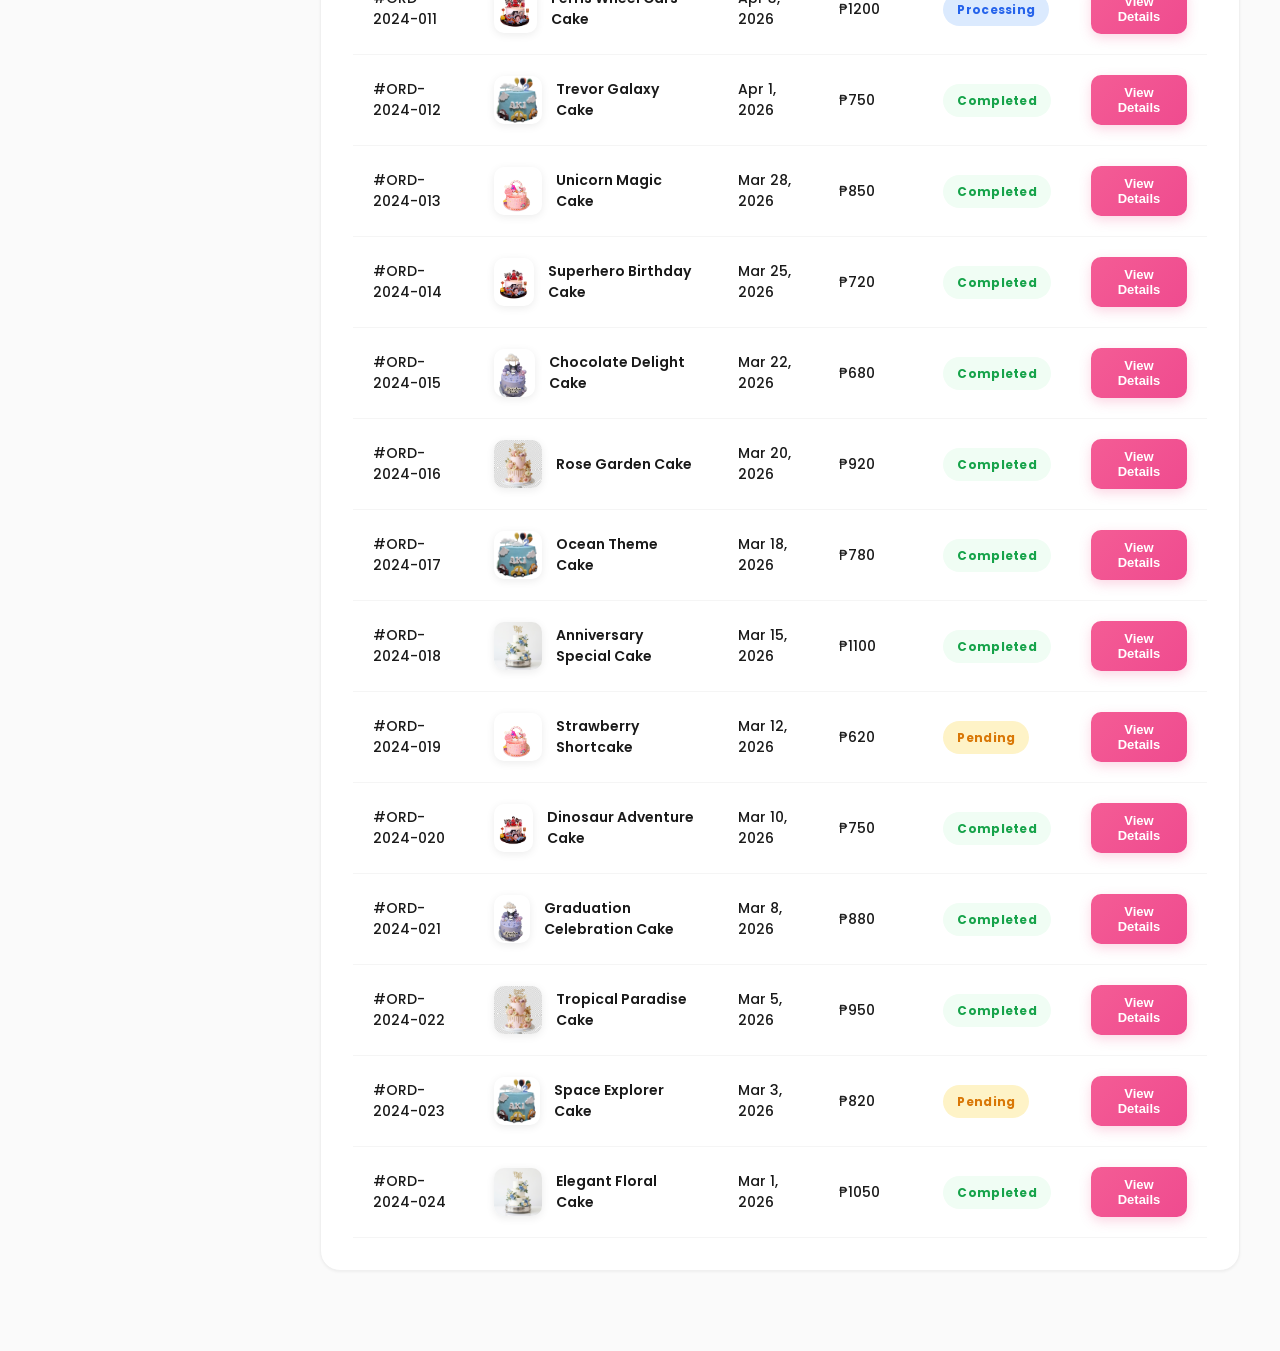
<file: myorders.html>
<!doctype html>
<html lang="en">
  <head>
    <meta charset="UTF-8" />
    <meta name="viewport" content="width=device-width, initial-scale=1.0" />
    <title>My Orders - Tiny Bakes</title>
    <link rel="preconnect" href="https://fonts.googleapis.com" />
    <link rel="preconnect" href="https://fonts.gstatic.com" crossorigin />
    <link
      href="https://fonts.googleapis.com/css2?family=Montserrat:wght@400;500;600;700;800&family=Poppins:wght@400;500;600;700&display=swap"
      rel="stylesheet"
    />
    <link rel="stylesheet" href="dashboard.css" />
  </head>
  <body>
    <div class="dashboard-container">
      <!-- Sidebar -->
      <aside class="sidebar">
        <div class="sidebar-header">
          <div class="logo-small">
            <img src="assets/logo-clean.png" alt="Tiny Bakes" />
          </div>
          <h2>TINY BAKES</h2>
        </div>

        <nav class="sidebar-nav">
          <a href="dashboard.html" class="nav-item">
            <svg viewBox="0 0 24 24" width="20" height="20" fill="currentColor">
              <path d="M3 13h8V3H3v10zm0 8h8v-6H3v6zm10 0h8V11h-8v10zm0-18v6h8V3h-8z"/>
            </svg>
            Dashboard
          </a>
          <a href="home.html" class="nav-item">
            <svg viewBox="0 0 24 24" width="20" height="20" fill="currentColor">
              <path d="M10 20v-6h4v6h5v-8h3L12 3 2 12h3v8z"/>
            </svg>
            Browse Cakes
          </a>
          <a href="myorders.html" class="nav-item active">
            <svg viewBox="0 0 24 24" width="20" height="20" fill="currentColor">
              <path d="M19 3h-4.18C14.4 1.84 13.3 1 12 1c-1.3 0-2.4.84-2.82 2H5c-1.1 0-2 .9-2 2v14c0 1.1.9 2 2 2h14c1.1 0 2-.9 2-2V5c0-1.1-.9-2-2-2zm-7 0c.55 0 1 .45 1 1s-.45 1-1 1-1-.45-1-1 .45-1 1-1zm2 14H7v-2h7v2zm3-4H7v-2h10v2zm0-4H7V7h10v2z"/>
            </svg>
            My Orders
          </a>
          <a href="#" class="nav-item">
            <svg viewBox="0 0 24 24" width="20" height="20" fill="currentColor">
              <path d="M12 2C6.48 2 2 6.48 2 12s4.48 10 10 10 10-4.48 10-10S17.52 2 12 2zm0 3c1.66 0 3 1.34 3 3s-1.34 3-3 3-3-1.34-3-3 1.34-3 3-3zm0 14.2c-2.5 0-4.71-1.28-6-3.22.03-1.99 4-3.08 6-3.08 1.99 0 5.97 1.09 6 3.08-1.29 1.94-3.5 3.22-6 3.22z"/>
            </svg>
            Profile
          </a>
          <a href="#" class="nav-item">
            <svg viewBox="0 0 24 24" width="20" height="20" fill="currentColor">
              <path d="M19.14 12.94c.04-.3.06-.61.06-.94 0-.32-.02-.64-.07-.94l2.03-1.58c.18-.14.23-.41.12-.61l-1.92-3.32c-.12-.22-.37-.29-.59-.22l-2.39.96c-.5-.38-1.03-.7-1.62-.94L14.4 2.81c-.04-.24-.24-.41-.48-.41h-3.84c-.24 0-.43.17-.47.41l-.36 2.54c-.59.24-1.13.57-1.62.94l-2.39-.96c-.22-.08-.47 0-.59.22L2.74 8.87c-.12.21-.08.47.12.61l2.03 1.58c-.05.3-.09.63-.09.94s.02.64.07.94l-2.03 1.58c-.18.14-.23.41-.12.61l1.92 3.32c.12.22.37.29.59.22l2.39-.96c.5.38 1.03.7 1.62.94l.36 2.54c.05.24.24.41.48.41h3.84c.24 0 .44-.17.47-.41l.36-2.54c.59-.24 1.13-.56 1.62-.94l2.39.96c.22.08.47 0 .59-.22l1.92-3.32c.12-.22.07-.47-.12-.61l-2.01-1.58zM12 15.6c-1.98 0-3.6-1.62-3.6-3.6s1.62-3.6 3.6-3.6 3.6 1.62 3.6 3.6-1.62 3.6-3.6 3.6z"/>
            </svg>
            Settings
          </a>
        </nav>

        <div class="sidebar-footer">
          <a href="index.html" class="logout-btn">
            <svg viewBox="0 0 24 24" width="20" height="20" fill="currentColor">
              <path d="M17 7l-1.41 1.41L18.17 11H8v2h10.17l-2.58 2.58L17 17l5-5zM4 5h8V3H4c-1.1 0-2 .9-2 2v14c0 1.1.9 2 2 2h8v-2H4V5z"/>
            </svg>
            Logout
          </a>
        </div>
      </aside>

      <!-- Main Content -->
      <main class="main-content">
        <!-- Top Bar -->
        <header class="top-bar">
          <div class="welcome-section">
            <h1>My Orders 📦</h1>
            <p>Track and manage all your cake orders</p>
          </div>
          <div class="user-profile">
            <div class="notifications">
              <svg viewBox="0 0 24 24" width="24" height="24" fill="currentColor">
                <path d="M12 22c1.1 0 2-.9 2-2h-4c0 1.1.89 2 2 2zm6-6v-5c0-3.07-1.64-5.64-4.5-6.32V4c0-.83-.67-1.5-1.5-1.5s-1.5.67-1.5 1.5v.68C7.63 5.36 6 7.92 6 11v5l-2 2v1h16v-1l-2-2z"/>
              </svg>
              <span class="badge">3</span>
            </div>
            <div class="user-avatar">
              <img src="assets/logo-clean.png" alt="User" />
            </div>
          </div>
        </header>

        <!-- Order Stats -->
        <div class="stats-grid">
          <div class="stat-card">
            <div class="stat-icon" style="background: #fef2f2; color: #dc2626;">
              <svg viewBox="0 0 24 24" width="24" height="24" fill="currentColor">
                <path d="M19 3h-4.18C14.4 1.84 13.3 1 12 1c-1.3 0-2.4.84-2.82 2H5c-1.1 0-2 .9-2 2v14c0 1.1.9 2 2 2h14c1.1 0 2-.9 2-2V5c0-1.1-.9-2-2-2zm-7 0c.55 0 1 .45 1 1s-.45 1-1 1-1-.45-1-1 .45-1 1-1zm2 14H7v-2h7v2zm3-4H7v-2h10v2zm0-4H7V7h10v2z"/>
              </svg>
            </div>
            <div class="stat-info">
              <h3>Total Orders</h3>
              <p class="stat-number">24</p>
            </div>
          </div>

          <div class="stat-card">
            <div class="stat-icon" style="background: #fef3c7; color: #d97706;">
              <svg viewBox="0 0 24 24" width="24" height="24" fill="currentColor">
                <path d="M12 2C6.48 2 2 6.48 2 12s4.48 10 10 10 10-4.48 10-10S17.52 2 12 2zm-2 15l-5-5 1.41-1.41L10 14.17l7.59-7.59L19 8l-9 9z"/>
              </svg>
            </div>
            <div class="stat-info">
              <h3>Completed</h3>
              <p class="stat-number">18</p>
            </div>
          </div>

          <div class="stat-card">
            <div class="stat-icon" style="background: #dbeafe; color: #2563eb;">
              <svg viewBox="0 0 24 24" width="24" height="24" fill="currentColor">
                <path d="M12 2C6.48 2 2 6.48 2 12s4.48 10 10 10 10-4.48 10-10S17.52 2 12 2zm1 15h-2v-6h2v6zm0-8h-2V7h2v2z"/>
              </svg>
            </div>
            <div class="stat-info">
              <h3>Pending</h3>
              <p class="stat-number">4</p>
            </div>
          </div>

          <div class="stat-card">
            <div class="stat-icon" style="background: #f3e8ff; color: #9333ea;">
              <svg viewBox="0 0 24 24" width="24" height="24" fill="currentColor">
                <path d="M12 2C6.48 2 2 6.48 2 12s4.48 10 10 10 10-4.48 10-10S17.52 2 12 2zm-2 15l-5-5 1.41-1.41L10 14.17l7.59-7.59L19 8l-9 9z"/>
              </svg>
            </div>
            <div class="stat-info">
              <h3>Processing</h3>
              <p class="stat-number">2</p>
            </div>
          </div>
        </div>

        <!-- All Orders -->
        <div class="content-section">
          <div class="section-header">
            <h2>All Orders</h2>
            <div style="display: flex; gap: 12px;">
              <select style="padding: 8px 16px; border: 1px solid #e0e0e0; border-radius: 8px; font-size: 14px; font-weight: 500; cursor: pointer;">
                <option>All Status</option>
                <option>Completed</option>
                <option>Pending</option>
                <option>Processing</option>
              </select>
            </div>
          </div>

          <div class="orders-table">
            <table>
              <thead>
                <tr>
                  <th>Order ID</th>
                  <th>Cake</th>
                  <th>Date</th>
                  <th>Amount</th>
                  <th>Status</th>
                  <th>Action</th>
                </tr>
              </thead>
              <tbody>
                <tr>
                  <td>#ORD-2024-001</td>
                  <td>
                    <div class="order-item">
                      <img src="assets/cake1.png" alt="Cake" />
                      <span>Sky Adventure Cake</span>
                    </div>
                  </td>
                  <td>Apr 28, 2026</td>
                  <td>₱700</td>
                  <td><span class="status-badge completed">Completed</span></td>
                  <td><button class="action-btn">View Details</button></td>
                </tr>
                <tr>
                  <td>#ORD-2024-002</td>
                  <td>
                    <div class="order-item">
                      <img src="assets/cake5.png" alt="Cake" />
                      <span>Wedding Elegance Cake</span>
                    </div>
                  </td>
                  <td>Apr 25, 2026</td>
                  <td>₱700</td>
                  <td><span class="status-badge pending">Pending</span></td>
                  <td><button class="action-btn">View Details</button></td>
                </tr>
                <tr>
                  <td>#ORD-2024-003</td>
                  <td>
                    <div class="order-item">
                      <img src="assets/cake3.png" alt="Cake" />
                      <span>Princess Dream Cake</span>
                    </div>
                  </td>
                  <td>Apr 22, 2026</td>
                  <td>₱800</td>
                  <td><span class="status-badge processing">Processing</span></td>
                  <td><button class="action-btn">View Details</button></td>
                </tr>
                <tr>
                  <td>#ORD-2024-004</td>
                  <td>
                    <div class="order-item">
                      <img src="assets/cake2.png" alt="Cake" />
                      <span>Racing Champion Cake</span>
                    </div>
                  </td>
                  <td>Apr 20, 2026</td>
                  <td>₱500</td>
                  <td><span class="status-badge completed">Completed</span></td>
                  <td><button class="action-btn">View Details</button></td>
                </tr>
                <tr>
                  <td>#ORD-2024-005</td>
                  <td>
                    <div class="order-item">
                      <img src="assets/cake6.png" alt="Cake" />
                      <span>Luxury Drip Cake</span>
                    </div>
                  </td>
                  <td>Apr 18, 2026</td>
                  <td>₱650</td>
                  <td><span class="status-badge completed">Completed</span></td>
                  <td><button class="action-btn">View Details</button></td>
                </tr>
                <tr>
                  <td>#ORD-2024-006</td>
                  <td>
                    <div class="order-item">
                      <img src="assets/cake4.png" alt="Cake" />
                      <span>Gothic Fantasy Cake</span>
                    </div>
                  </td>
                  <td>Apr 15, 2026</td>
                  <td>₱800</td>
                  <td><span class="status-badge completed">Completed</span></td>
                  <td><button class="action-btn">View Details</button></td>
                </tr>
                <tr>
                  <td>#ORD-2024-007</td>
                  <td>
                    <div class="order-item">
                      <img src="assets/cake5.png" alt="Cake" />
                      <span>Barbie Princess Cake</span>
                    </div>
                  </td>
                  <td>Apr 12, 2026</td>
                  <td>₱900</td>
                  <td><span class="status-badge completed">Completed</span></td>
                  <td><button class="action-btn">View Details</button></td>
                </tr>
                <tr>
                  <td>#ORD-2024-008</td>
                  <td>
                    <div class="order-item">
                      <img src="assets/cake6.png" alt="Cake" />
                      <span>Flame Celebration Cake</span>
                    </div>
                  </td>
                  <td>Apr 10, 2026</td>
                  <td>₱950</td>
                  <td><span class="status-badge pending">Pending</span></td>
                  <td><button class="action-btn">View Details</button></td>
                </tr>
                <tr>
                  <td>#ORD-2024-009</td>
                  <td>
                    <div class="order-item">
                      <img src="assets/cake4.png" alt="Cake" />
                      <span>New Year 2026 Cake</span>
                    </div>
                  </td>
                  <td>Apr 8, 2026</td>
                  <td>₱800</td>
                  <td><span class="status-badge completed">Completed</span></td>
                  <td><button class="action-btn">View Details</button></td>
                </tr>
                <tr>
                  <td>#ORD-2024-010</td>
                  <td>
                    <div class="order-item">
                      <img src="assets/cake3.png" alt="Cake" />
                      <span>Coconut Classic Cake</span>
                    </div>
                  </td>
                  <td>Apr 5, 2026</td>
                  <td>₱550</td>
                  <td><span class="status-badge completed">Completed</span></td>
                  <td><button class="action-btn">View Details</button></td>
                </tr>
                <tr>
                  <td>#ORD-2024-011</td>
                  <td>
                    <div class="order-item">
                      <img src="assets/cake2.png" alt="Cake" />
                      <span>Ferris Wheel Cars Cake</span>
                    </div>
                  </td>
                  <td>Apr 3, 2026</td>
                  <td>₱1200</td>
                  <td><span class="status-badge processing">Processing</span></td>
                  <td><button class="action-btn">View Details</button></td>
                </tr>
                <tr>
                  <td>#ORD-2024-012</td>
                  <td>
                    <div class="order-item">
                      <img src="assets/cake1.png" alt="Cake" />
                      <span>Trevor Galaxy Cake</span>
                    </div>
                  </td>
                  <td>Apr 1, 2026</td>
                  <td>₱750</td>
                  <td><span class="status-badge completed">Completed</span></td>
                  <td><button class="action-btn">View Details</button></td>
                </tr>
                <tr>
                  <td>#ORD-2024-013</td>
                  <td>
                    <div class="order-item">
                      <img src="assets/cake3.png" alt="Cake" />
                      <span>Unicorn Magic Cake</span>
                    </div>
                  </td>
                  <td>Mar 28, 2026</td>
                  <td>₱850</td>
                  <td><span class="status-badge completed">Completed</span></td>
                  <td><button class="action-btn">View Details</button></td>
                </tr>
                <tr>
                  <td>#ORD-2024-014</td>
                  <td>
                    <div class="order-item">
                      <img src="assets/cake2.png" alt="Cake" />
                      <span>Superhero Birthday Cake</span>
                    </div>
                  </td>
                  <td>Mar 25, 2026</td>
                  <td>₱720</td>
                  <td><span class="status-badge completed">Completed</span></td>
                  <td><button class="action-btn">View Details</button></td>
                </tr>
                <tr>
                  <td>#ORD-2024-015</td>
                  <td>
                    <div class="order-item">
                      <img src="assets/cake4.png" alt="Cake" />
                      <span>Chocolate Delight Cake</span>
                    </div>
                  </td>
                  <td>Mar 22, 2026</td>
                  <td>₱680</td>
                  <td><span class="status-badge completed">Completed</span></td>
                  <td><button class="action-btn">View Details</button></td>
                </tr>
                <tr>
                  <td>#ORD-2024-016</td>
                  <td>
                    <div class="order-item">
                      <img src="assets/cake6.png" alt="Cake" />
                      <span>Rose Garden Cake</span>
                    </div>
                  </td>
                  <td>Mar 20, 2026</td>
                  <td>₱920</td>
                  <td><span class="status-badge completed">Completed</span></td>
                  <td><button class="action-btn">View Details</button></td>
                </tr>
                <tr>
                  <td>#ORD-2024-017</td>
                  <td>
                    <div class="order-item">
                      <img src="assets/cake1.png" alt="Cake" />
                      <span>Ocean Theme Cake</span>
                    </div>
                  </td>
                  <td>Mar 18, 2026</td>
                  <td>₱780</td>
                  <td><span class="status-badge completed">Completed</span></td>
                  <td><button class="action-btn">View Details</button></td>
                </tr>
                <tr>
                  <td>#ORD-2024-018</td>
                  <td>
                    <div class="order-item">
                      <img src="assets/cake5.png" alt="Cake" />
                      <span>Anniversary Special Cake</span>
                    </div>
                  </td>
                  <td>Mar 15, 2026</td>
                  <td>₱1100</td>
                  <td><span class="status-badge completed">Completed</span></td>
                  <td><button class="action-btn">View Details</button></td>
                </tr>
                <tr>
                  <td>#ORD-2024-019</td>
                  <td>
                    <div class="order-item">
                      <img src="assets/cake3.png" alt="Cake" />
                      <span>Strawberry Shortcake</span>
                    </div>
                  </td>
                  <td>Mar 12, 2026</td>
                  <td>₱620</td>
                  <td><span class="status-badge pending">Pending</span></td>
                  <td><button class="action-btn">View Details</button></td>
                </tr>
                <tr>
                  <td>#ORD-2024-020</td>
                  <td>
                    <div class="order-item">
                      <img src="assets/cake2.png" alt="Cake" />
                      <span>Dinosaur Adventure Cake</span>
                    </div>
                  </td>
                  <td>Mar 10, 2026</td>
                  <td>₱750</td>
                  <td><span class="status-badge completed">Completed</span></td>
                  <td><button class="action-btn">View Details</button></td>
                </tr>
                <tr>
                  <td>#ORD-2024-021</td>
                  <td>
                    <div class="order-item">
                      <img src="assets/cake4.png" alt="Cake" />
                      <span>Graduation Celebration Cake</span>
                    </div>
                  </td>
                  <td>Mar 8, 2026</td>
                  <td>₱880</td>
                  <td><span class="status-badge completed">Completed</span></td>
                  <td><button class="action-btn">View Details</button></td>
                </tr>
                <tr>
                  <td>#ORD-2024-022</td>
                  <td>
                    <div class="order-item">
                      <img src="assets/cake6.png" alt="Cake" />
                      <span>Tropical Paradise Cake</span>
                    </div>
                  </td>
                  <td>Mar 5, 2026</td>
                  <td>₱950</td>
                  <td><span class="status-badge completed">Completed</span></td>
                  <td><button class="action-btn">View Details</button></td>
                </tr>
                <tr>
                  <td>#ORD-2024-023</td>
                  <td>
                    <div class="order-item">
                      <img src="assets/cake1.png" alt="Cake" />
                      <span>Space Explorer Cake</span>
                    </div>
                  </td>
                  <td>Mar 3, 2026</td>
                  <td>₱820</td>
                  <td><span class="status-badge pending">Pending</span></td>
                  <td><button class="action-btn">View Details</button></td>
                </tr>
                <tr>
                  <td>#ORD-2024-024</td>
                  <td>
                    <div class="order-item">
                      <img src="assets/cake5.png" alt="Cake" />
                      <span>Elegant Floral Cake</span>
                    </div>
                  </td>
                  <td>Mar 1, 2026</td>
                  <td>₱1050</td>
                  <td><span class="status-badge completed">Completed</span></td>
                  <td><button class="action-btn">View Details</button></td>
                </tr>
              </tbody>
            </table>
          </div>
        </div>
      </main>
    </div>
  </body>
</html>
</file>
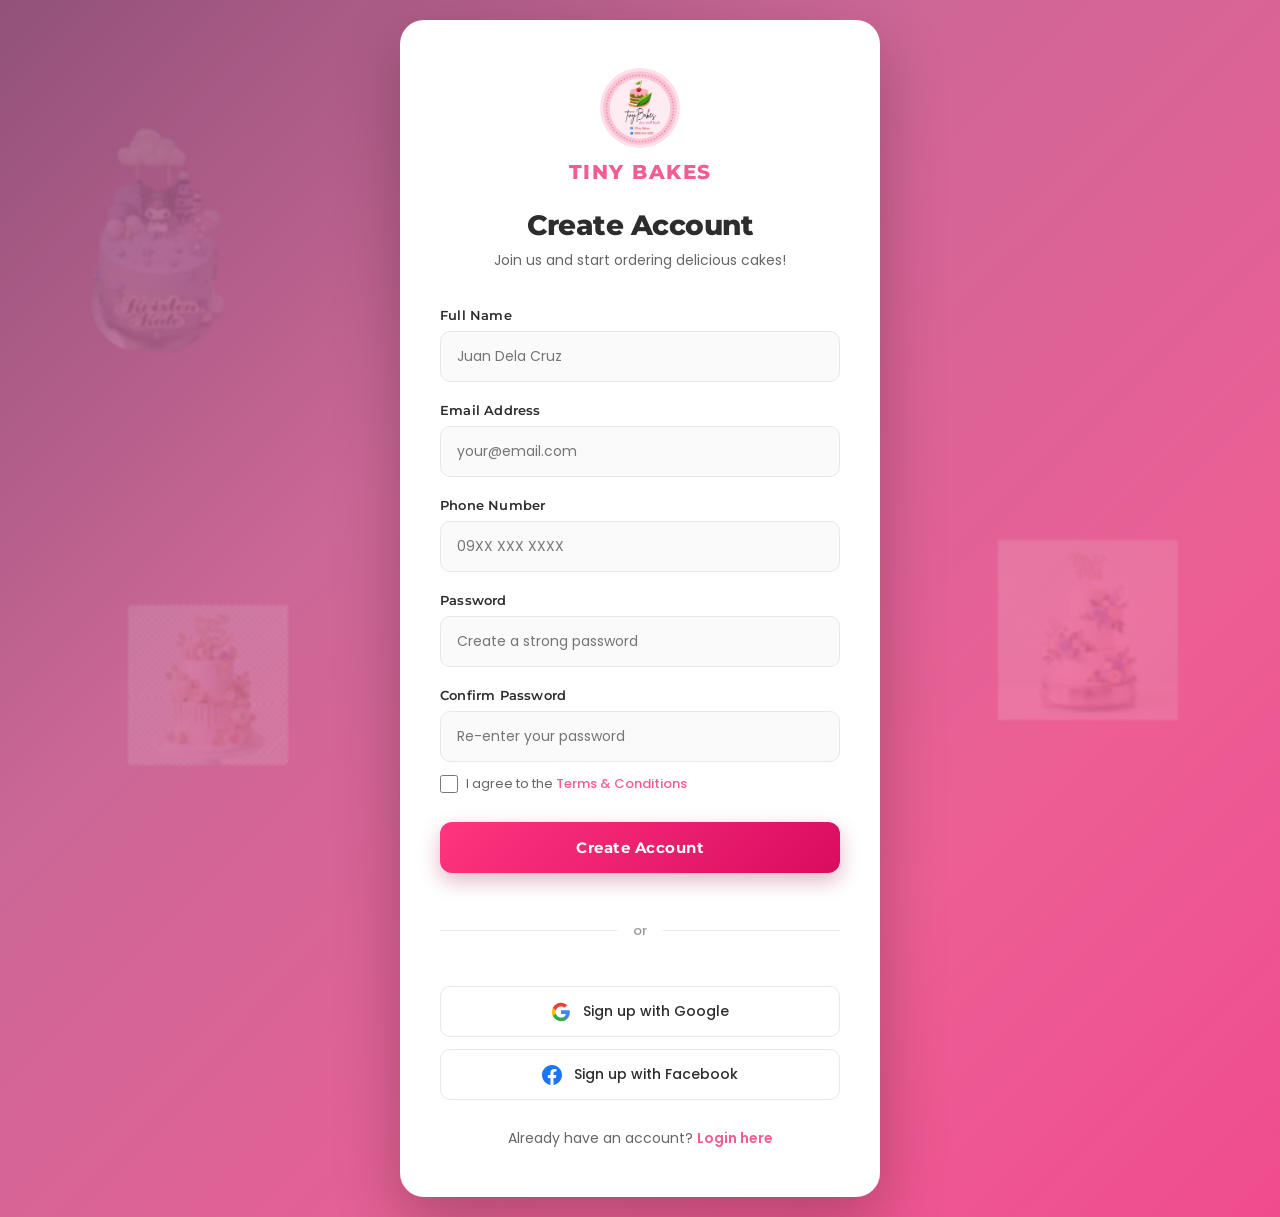
<file: register.html>
<!doctype html>
<html lang="en">
  <head>
    <meta charset="UTF-8" />
    <meta name="viewport" content="width=device-width, initial-scale=1.0" />
    <title>Register - Tiny Bakes</title>
    <link rel="preconnect" href="https://fonts.googleapis.com" />
    <link rel="preconnect" href="https://fonts.gstatic.com" crossorigin />
    <link
      href="https://fonts.googleapis.com/css2?family=Montserrat:wght@400;500;600;700;800&family=Poppins:wght@400;500;600;700&display=swap"
      rel="stylesheet"
    />
    <link rel="stylesheet" href="auth.css" />
  </head>
  <body>
    <div class="auth-container">
      <div class="auth-card">
        <div class="auth-header">
          <div class="logo-section">
            <div class="logo-circle-small">
              <img src="assets/logo-clean.png" alt="Tiny Bakes logo" />
            </div>
            <h1>TINY BAKES</h1>
          </div>
          <h2>Create Account</h2>
          <p class="auth-subtitle">Join us and start ordering delicious cakes!</p>
        </div>

        <form class="auth-form" id="registerForm">
          <div class="form-group">
            <label for="fullName">Full Name</label>
            <input
              type="text"
              id="fullName"
              placeholder="Juan Dela Cruz"
              required
            />
          </div>

          <div class="form-group">
            <label for="email">Email Address</label>
            <input
              type="email"
              id="email"
              placeholder="your@email.com"
              required
            />
          </div>

          <div class="form-group">
            <label for="phone">Phone Number</label>
            <input
              type="tel"
              id="phone"
              placeholder="09XX XXX XXXX"
              required
            />
          </div>

          <div class="form-group">
            <label for="password">Password</label>
            <input
              type="password"
              id="password"
              placeholder="Create a strong password"
              required
            />
          </div>

          <div class="form-group">
            <label for="confirmPassword">Confirm Password</label>
            <input
              type="password"
              id="confirmPassword"
              placeholder="Re-enter your password"
              required
            />
          </div>

          <div class="form-options">
            <label class="checkbox-label">
              <input type="checkbox" id="terms" required />
              <span>I agree to the <a href="#">Terms & Conditions</a></span>
            </label>
          </div>

          <button type="submit" class="auth-btn">Create Account</button>

          <div class="auth-divider">
            <span>or</span>
          </div>

          <div class="social-login">
            <button type="button" class="social-btn google-btn">
              <svg width="20" height="20" viewBox="0 0 24 24">
                <path fill="#4285F4" d="M22.56 12.25c0-.78-.07-1.53-.2-2.25H12v4.26h5.92c-.26 1.37-1.04 2.53-2.21 3.31v2.77h3.57c2.08-1.92 3.28-4.74 3.28-8.09z"/>
                <path fill="#34A853" d="M12 23c2.97 0 5.46-.98 7.28-2.66l-3.57-2.77c-.98.66-2.23 1.06-3.71 1.06-2.86 0-5.29-1.93-6.16-4.53H2.18v2.84C3.99 20.53 7.7 23 12 23z"/>
                <path fill="#FBBC05" d="M5.84 14.09c-.22-.66-.35-1.36-.35-2.09s.13-1.43.35-2.09V7.07H2.18C1.43 8.55 1 10.22 1 12s.43 3.45 1.18 4.93l2.85-2.22.81-.62z"/>
                <path fill="#EA4335" d="M12 5.38c1.62 0 3.06.56 4.21 1.64l3.15-3.15C17.45 2.09 14.97 1 12 1 7.7 1 3.99 3.47 2.18 7.07l3.66 2.84c.87-2.6 3.3-4.53 6.16-4.53z"/>
              </svg>
              Sign up with Google
            </button>
            <button type="button" class="social-btn facebook-btn">
              <svg width="20" height="20" viewBox="0 0 24 24" fill="#1877F2">
                <path d="M24 12.073c0-6.627-5.373-12-12-12s-12 5.373-12 12c0 5.99 4.388 10.954 10.125 11.854v-8.385H7.078v-3.47h3.047V9.43c0-3.007 1.792-4.669 4.533-4.669 1.312 0 2.686.235 2.686.235v2.953H15.83c-1.491 0-1.956.925-1.956 1.874v2.25h3.328l-.532 3.47h-2.796v8.385C19.612 23.027 24 18.062 24 12.073z"/>
              </svg>
              Sign up with Facebook
            </button>
          </div>

          <p class="auth-switch">
            Already have an account? <a href="login.html">Login here</a>
          </p>
        </form>
      </div>

      <div class="auth-decoration">
        <img src="assets/cake4.png" alt="Cake decoration" class="deco-cake deco-1" />
        <img src="assets/cake5.png" alt="Cake decoration" class="deco-cake deco-2" />
        <img src="assets/cake6.png" alt="Cake decoration" class="deco-cake deco-3" />
      </div>
    </div>

    <script>
      document.getElementById('registerForm').addEventListener('submit', (e) => {
        e.preventDefault();
        const password = document.getElementById('password').value;
        const confirmPassword = document.getElementById('confirmPassword').value;
        
        if (password !== confirmPassword) {
          alert('Passwords do not match!');
          return;
        }
        
        alert('Registration successful! Redirecting to login...');
        window.location.href = 'index.html';
      });
    </script>
  </body>
</html>
</file>
<file: auth.css>
:root {
  --pink-1: #f45c95;
  --pink-2: #ef4b8f;
  --pink-3: #ff8fbc;
  --white: #ffffff;
}

* {
  box-sizing: border-box;
  margin: 0;
  padding: 0;
}

html {
  scroll-behavior: smooth;
}

body {
  min-height: 100vh;
  font-family: "Poppins", sans-serif;
  background: linear-gradient(135deg, #91527a 0%, #cb6796 34%, #ec5f95 72%, #f04c8d 100%);
  display: flex;
  align-items: center;
  justify-content: center;
  padding: 20px;
  -webkit-font-smoothing: antialiased;
  -moz-osx-font-smoothing: grayscale;
  position: relative;
  overflow: hidden;
}

.auth-container {
  position: relative;
  width: 100%;
  max-width: 480px;
  z-index: 10;
}

.auth-card {
  background: white;
  border-radius: 24px;
  padding: 48px 40px;
  box-shadow: 0 24px 64px rgba(0, 0, 0, 0.25);
  animation: slideUp 0.6s ease-out;
}

@keyframes slideUp {
  from {
    opacity: 0;
    transform: translateY(30px);
  }
  to {
    opacity: 1;
    transform: translateY(0);
  }
}

.auth-header {
  text-align: center;
  margin-bottom: 36px;
}

.logo-section {
  display: flex;
  flex-direction: column;
  align-items: center;
  gap: 12px;
  margin-bottom: 24px;
}

.logo-circle-small {
  width: 80px;
  height: 80px;
  border-radius: 50%;
  border: 3px solid rgba(255, 223, 238, 0.85);
  display: grid;
  place-items: center;
  background: radial-gradient(circle, #fff7fb 6%, #ffd9ea 100%);
  box-shadow: inset 0 0 0 6px rgba(255, 255, 255, 0.36);
  overflow: hidden;
}

.logo-circle-small img {
  width: 110%;
  height: 110%;
  object-fit: cover;
  transform: translateY(-20px);
}

.logo-section h1 {
  font-family: "Montserrat", sans-serif;
  font-size: 20px;
  font-weight: 800;
  letter-spacing: 1.5px;
  color: var(--pink-1);
}

.auth-header h2 {
  font-family: "Montserrat", sans-serif;
  font-size: 28px;
  font-weight: 800;
  color: #2d2d2d;
  margin-bottom: 8px;
  letter-spacing: -0.5px;
}

.auth-subtitle {
  font-size: 14px;
  color: #666;
  line-height: 1.5;
}

.auth-form {
  display: flex;
  flex-direction: column;
  gap: 20px;
}

.form-group {
  display: flex;
  flex-direction: column;
  gap: 8px;
}

.form-group label {
  font-family: "Montserrat", sans-serif;
  font-size: 13px;
  font-weight: 600;
  color: #2d2d2d;
  letter-spacing: 0.2px;
}

.form-group input {
  padding: 14px 16px;
  border: 1.5px solid #e8e8e8;
  border-radius: 10px;
  font-family: "Poppins", sans-serif;
  font-size: 14px;
  transition: all 0.3s ease;
  background: #fafafa;
}

.form-group input:focus {
  outline: none;
  border-color: var(--pink-1);
  background: white;
  box-shadow: 0 0 0 3px rgba(244, 92, 149, 0.1);
}

.form-options {
  display: flex;
  justify-content: space-between;
  align-items: center;
  margin-top: -8px;
}

.checkbox-label {
  display: flex;
  align-items: center;
  gap: 8px;
  font-size: 13px;
  color: #666;
  cursor: pointer;
}

.checkbox-label input[type="checkbox"] {
  width: 18px;
  height: 18px;
  cursor: pointer;
  accent-color: var(--pink-1);
}

.checkbox-label a {
  color: var(--pink-1);
  text-decoration: none;
  font-weight: 500;
}

.checkbox-label a:hover {
  text-decoration: underline;
}

.forgot-link {
  font-size: 13px;
  color: var(--pink-1);
  text-decoration: none;
  font-weight: 500;
}

.forgot-link:hover {
  text-decoration: underline;
}

.auth-btn {
  background: linear-gradient(135deg, #ff357f, #d90c60);
  color: white;
  border: none;
  padding: 16px;
  border-radius: 12px;
  font-family: "Montserrat", sans-serif;
  font-size: 15px;
  font-weight: 700;
  cursor: pointer;
  transition: all 0.3s ease;
  box-shadow: 0 8px 20px rgba(170, 14, 74, 0.3);
  letter-spacing: 0.5px;
  margin-top: 8px;
}

.auth-btn:hover {
  transform: translateY(-2px);
  box-shadow: 0 12px 28px rgba(170, 14, 74, 0.45);
}

.auth-btn:active {
  transform: translateY(0);
}

.auth-divider {
  position: relative;
  text-align: center;
  margin: 24px 0;
}

.auth-divider::before {
  content: "";
  position: absolute;
  left: 0;
  top: 50%;
  width: 100%;
  height: 1px;
  background: #e8e8e8;
}

.auth-divider span {
  position: relative;
  background: white;
  padding: 0 16px;
  font-size: 13px;
  color: #999;
  font-weight: 500;
}

.social-login {
  display: flex;
  flex-direction: column;
  gap: 12px;
}

.social-btn {
  display: flex;
  align-items: center;
  justify-content: center;
  gap: 12px;
  padding: 14px;
  border: 1.5px solid #e8e8e8;
  border-radius: 10px;
  background: white;
  font-family: "Poppins", sans-serif;
  font-size: 14px;
  font-weight: 500;
  color: #2d2d2d;
  cursor: pointer;
  transition: all 0.3s ease;
}

.social-btn:hover {
  border-color: #d0d0d0;
  background: #fafafa;
  transform: translateY(-2px);
  box-shadow: 0 4px 12px rgba(0, 0, 0, 0.08);
}

.social-btn:active {
  transform: translateY(0);
}

.auth-switch {
  text-align: center;
  font-size: 14px;
  color: #666;
  margin-top: 8px;
}

.auth-switch a {
  color: var(--pink-1);
  text-decoration: none;
  font-weight: 600;
}

.auth-switch a:hover {
  text-decoration: underline;
}

/* Decorative cakes */
.auth-decoration {
  position: fixed;
  inset: 0;
  pointer-events: none;
  z-index: 1;
}

.deco-cake {
  position: absolute;
  opacity: 0.15;
  filter: blur(1px);
  animation: float 6s ease-in-out infinite;
}

.deco-1 {
  width: 200px;
  top: 10%;
  left: 5%;
  animation-delay: 0s;
}

.deco-2 {
  width: 180px;
  top: 60%;
  right: 8%;
  animation-delay: 2s;
}

.deco-3 {
  width: 160px;
  bottom: 15%;
  left: 10%;
  animation-delay: 4s;
}

@keyframes float {
  0%, 100% {
    transform: translateY(0) rotate(0deg);
  }
  50% {
    transform: translateY(-20px) rotate(5deg);
  }
}

@media (max-width: 600px) {
  .auth-card {
    padding: 36px 28px;
  }

  .auth-header h2 {
    font-size: 24px;
  }

  .logo-circle-small {
    width: 70px;
    height: 70px;
  }

  .logo-section h1 {
    font-size: 18px;
  }

  .deco-cake {
    opacity: 0.08;
  }

  .deco-1 {
    width: 140px;
  }

  .deco-2 {
    width: 120px;
  }

  .deco-3 {
    width: 100px;
  }
}
</file>
<file: dashboard.css>
:root {
  --pink-1: #f45c95;
  --pink-2: #ef4b8f;
  --pink-gradient: linear-gradient(135deg, #f45c95 0%, #ef4b8f 100%);
  --sidebar-width: 280px;
  --shadow-sm: 0 1px 3px rgba(0, 0, 0, 0.05);
  --shadow-md: 0 4px 12px rgba(0, 0, 0, 0.08);
  --shadow-lg: 0 8px 24px rgba(0, 0, 0, 0.12);
}

* {
  box-sizing: border-box;
  margin: 0;
  padding: 0;
}

body {
  font-family: "Poppins", sans-serif;
  background: #fafafa;
  -webkit-font-smoothing: antialiased;
  -moz-osx-font-smoothing: grayscale;
}

.dashboard-container {
  display: flex;
  min-height: 100vh;
  width: 100%;
}

/* Sidebar */
.sidebar {
  background: var(--pink-gradient);
  color: white;
  display: flex;
  flex-direction: column;
  position: fixed;
  width: var(--sidebar-width);
  height: 100vh;
  z-index: 100;
  box-shadow: 4px 0 24px rgba(244, 92, 149, 0.15);
}

.sidebar-header {
  padding: 40px 28px;
  border-bottom: 1px solid rgba(255, 255, 255, 0.12);
  text-align: center;
}

.logo-small {
  width: 72px;
  height: 72px;
  margin: 0 auto 16px;
  border-radius: 50%;
  background: white;
  padding: 10px;
  overflow: hidden;
  box-shadow: 0 8px 24px rgba(0, 0, 0, 0.15);
}

.logo-small img {
  width: 100%;
  height: 100%;
  object-fit: cover;
  transform: translateY(-12px);
}

.sidebar-header h2 {
  font-family: "Montserrat", sans-serif;
  font-size: 20px;
  font-weight: 800;
  letter-spacing: 1.5px;
}

.sidebar-nav {
  flex: 1;
  padding: 32px 0;
}

.nav-item {
  display: flex;
  align-items: center;
  gap: 14px;
  padding: 16px 28px;
  color: rgba(255, 255, 255, 0.75);
  text-decoration: none;
  font-size: 15px;
  font-weight: 500;
  transition: all 0.3s cubic-bezier(0.4, 0, 0.2, 1);
  position: relative;
}

.nav-item::before {
  content: '';
  position: absolute;
  left: 0;
  top: 0;
  bottom: 0;
  width: 4px;
  background: white;
  transform: scaleY(0);
  transition: transform 0.3s ease;
}

.nav-item:hover {
  background: rgba(255, 255, 255, 0.12);
  color: white;
}

.nav-item.active {
  background: rgba(255, 255, 255, 0.18);
  color: white;
}

.nav-item.active::before {
  transform: scaleY(1);
}

.sidebar-footer {
  padding: 28px;
  border-top: 1px solid rgba(255, 255, 255, 0.12);
}

.logout-btn {
  display: flex;
  align-items: center;
  justify-content: center;
  gap: 12px;
  padding: 14px 20px;
  background: rgba(255, 255, 255, 0.12);
  border-radius: 12px;
  color: white;
  text-decoration: none;
  font-size: 15px;
  font-weight: 600;
  transition: all 0.3s ease;
}

.logout-btn:hover {
  background: rgba(255, 255, 255, 0.2);
  transform: translateY(-2px);
}

/* Main Content */
.main-content {
  margin-left: var(--sidebar-width);
  padding: 40px;
  flex: 1;
  min-height: 100vh;
  overflow-y: auto;
  background: #fafafa;
}

.top-bar {
  display: flex;
  justify-content: space-between;
  align-items: center;
  margin-bottom: 40px;
  padding-bottom: 24px;
  border-bottom: 1px solid #e8e8e8;
}

.welcome-section h1 {
  font-family: "Montserrat", sans-serif;
  font-size: 32px;
  font-weight: 800;
  color: #1a1a1a;
  margin-bottom: 6px;
  letter-spacing: -0.5px;
}

.welcome-section p {
  color: #666;
  font-size: 15px;
}

.user-profile {
  display: flex;
  align-items: center;
  gap: 24px;
}

.notifications {
  position: relative;
  cursor: pointer;
  color: #666;
  padding: 12px;
  border-radius: 12px;
  transition: all 0.3s ease;
}

.notifications:hover {
  background: #f5f5f5;
  color: var(--pink-1);
}

.notifications .badge {
  position: absolute;
  top: 6px;
  right: 6px;
  background: #dc2626;
  color: white;
  font-size: 10px;
  font-weight: 700;
  padding: 3px 6px;
  border-radius: 999px;
  box-shadow: 0 2px 8px rgba(220, 38, 38, 0.3);
}

.user-avatar {
  width: 52px;
  height: 52px;
  border-radius: 50%;
  overflow: hidden;
  border: 3px solid var(--pink-1);
  box-shadow: 0 4px 12px rgba(244, 92, 149, 0.2);
}

.user-avatar img {
  width: 100%;
  height: 100%;
  object-fit: cover;
}

/* Stats Grid */
.stats-grid {
  display: grid;
  grid-template-columns: repeat(auto-fit, minmax(280px, 1fr));
  gap: 28px;
  margin-bottom: 40px;
}

.stat-card {
  background: white;
  border-radius: 20px;
  padding: 28px;
  display: flex;
  gap: 20px;
  box-shadow: var(--shadow-sm);
  border: 1px solid #f0f0f0;
  transition: all 0.4s cubic-bezier(0.4, 0, 0.2, 1);
}

.stat-card:hover {
  transform: translateY(-6px);
  box-shadow: var(--shadow-lg);
  border-color: transparent;
}

.stat-icon {
  width: 64px;
  height: 64px;
  border-radius: 16px;
  display: flex;
  align-items: center;
  justify-content: center;
  flex-shrink: 0;
}

.stat-info h3 {
  font-size: 13px;
  color: #888;
  font-weight: 600;
  margin-bottom: 10px;
  text-transform: uppercase;
  letter-spacing: 0.5px;
}

.stat-number {
  font-family: "Montserrat", sans-serif;
  font-size: 32px;
  font-weight: 800;
  color: #1a1a1a;
  margin-bottom: 6px;
  letter-spacing: -1px;
}

.stat-change {
  font-size: 13px;
  color: #888;
  font-weight: 500;
}

.stat-change.positive {
  color: #16a34a;
  font-weight: 600;
}

/* Content Section */
.content-section {
  background: white;
  border-radius: 20px;
  padding: 32px;
  margin-bottom: 40px;
  box-shadow: var(--shadow-sm);
  border: 1px solid #f0f0f0;
  width: 100%;
  display: block;
}

.section-header {
  display: flex;
  justify-content: space-between;
  align-items: center;
  margin-bottom: 28px;
}

.section-header h2 {
  font-family: "Montserrat", sans-serif;
  font-size: 22px;
  font-weight: 800;
  color: #1a1a1a;
  letter-spacing: -0.5px;
}

.view-all {
  color: var(--pink-1);
  text-decoration: none;
  font-size: 14px;
  font-weight: 600;
  padding: 8px 16px;
  border-radius: 8px;
  transition: all 0.3s ease;
}

.view-all:hover {
  background: #fef2f6;
}

/* Orders Table */
.orders-table {
  overflow-x: auto;
  width: 100%;
  display: block;
}

table {
  width: 100%;
  border-collapse: collapse;
  display: table;
}

thead {
  background: #fafafa;
  border-radius: 12px;
}

th {
  text-align: left;
  padding: 16px 20px;
  font-size: 12px;
  font-weight: 700;
  color: #888;
  text-transform: uppercase;
  letter-spacing: 0.8px;
}

td {
  padding: 20px;
  border-bottom: 1px solid #f5f5f5;
  font-size: 14px;
  color: #1a1a1a;
  font-weight: 500;
}

tbody tr {
  transition: all 0.2s ease;
}

tbody tr:hover {
  background: #fafafa;
}

.order-item {
  display: flex;
  align-items: center;
  gap: 14px;
}

.order-item img {
  width: 48px;
  height: 48px;
  border-radius: 10px;
  object-fit: cover;
  box-shadow: 0 2px 8px rgba(0, 0, 0, 0.08);
}

.order-item span {
  font-weight: 600;
}

.status-badge {
  padding: 8px 14px;
  border-radius: 999px;
  font-size: 12px;
  font-weight: 700;
  letter-spacing: 0.3px;
}

.status-badge.completed {
  background: #f0fdf4;
  color: #16a34a;
}

.status-badge.pending {
  background: #fef3c7;
  color: #d97706;
}

.status-badge.processing {
  background: #dbeafe;
  color: #2563eb;
}

.action-btn {
  padding: 10px 20px;
  background: var(--pink-gradient);
  color: white;
  border: none;
  border-radius: 10px;
  font-size: 13px;
  font-weight: 700;
  cursor: pointer;
  transition: all 0.3s ease;
  box-shadow: 0 4px 12px rgba(244, 92, 149, 0.25);
}

.action-btn:hover {
  transform: translateY(-2px);
  box-shadow: 0 6px 20px rgba(244, 92, 149, 0.35);
}

/* Quick Actions */
.quick-actions {
  margin-bottom: 40px;
}

.quick-actions h2 {
  font-family: "Montserrat", sans-serif;
  font-size: 22px;
  font-weight: 800;
  color: #1a1a1a;
  margin-bottom: 24px;
  letter-spacing: -0.5px;
}

.actions-grid {
  display: grid;
  grid-template-columns: repeat(auto-fit, minmax(240px, 1fr));
  gap: 24px;
}

.action-card {
  background: white;
  border-radius: 20px;
  padding: 32px;
  text-align: center;
  text-decoration: none;
  color: #1a1a1a;
  box-shadow: var(--shadow-sm);
  border: 1px solid #f0f0f0;
  transition: all 0.4s cubic-bezier(0.4, 0, 0.2, 1);
}

.action-card:hover {
  transform: translateY(-6px);
  box-shadow: var(--shadow-lg);
  border-color: transparent;
}

.action-card svg {
  color: var(--pink-1);
  margin-bottom: 16px;
}

.action-card h3 {
  font-family: "Montserrat", sans-serif;
  font-size: 17px;
  font-weight: 700;
  margin-bottom: 6px;
}

.action-card p {
  font-size: 13px;
  color: #888;
  font-weight: 500;
}

@media (max-width: 1024px) {
  .dashboard-container {
    grid-template-columns: 1fr;
  }

  .sidebar {
    width: 100%;
    height: auto;
    position: relative;
  }

  .main-content {
    margin-left: 0;
    padding: 24px;
  }

  .stats-grid {
    grid-template-columns: 1fr 1fr;
  }
}

@media (max-width: 768px) {
  .stats-grid {
    grid-template-columns: 1fr;
  }

  .top-bar {
    flex-direction: column;
    align-items: flex-start;
    gap: 20px;
  }

  .orders-table {
    font-size: 12px;
  }

  th, td {
    padding: 12px;
  }

  .main-content {
    padding: 20px;
  }
}
</file>
<file: style.css>
:root {
  --pink-1: #f45c95;
  --pink-2: #ef4b8f;
  --pink-3: #ff8fbc;
  --white: #ffffff;
  --text-soft: #ffe5f2;
  --shadow: 0 14px 28px rgba(123, 23, 66, 0.22);
}

html {
  scroll-behavior: smooth;
}

* {
  box-sizing: border-box;
  margin: 0;
  padding: 0;
}

body {
  min-height: 100vh;
  font-family: "Poppins", sans-serif;
  color: var(--white);
  background: linear-gradient(135deg, #91527a 0%, #cb6796 34%, #ec5f95 72%, #f04c8d 100%);
  -webkit-font-smoothing: antialiased;
  -moz-osx-font-smoothing: grayscale;
}

.page {
  position: relative;
  width: min(1440px, 98vw);
  min-height: auto;
  margin: 20px auto;
  padding: 32px 48px 48px;
  border-radius: 32px;
  background: linear-gradient(135deg, #e970a1 0%, #f65f9b 42%, #eb538f 100%);
  overflow: hidden;
  box-shadow: 0 24px 64px rgba(0, 0, 0, 0.25);
}

.page::before {
  content: "";
  position: absolute;
  inset: 0;
  background: radial-gradient(circle at 15% 85%, rgba(255, 255, 255, 0.18), transparent 35%),
    radial-gradient(circle at 80% 22%, rgba(255, 255, 255, 0.15), transparent 40%);
  pointer-events: none;
}

.page::after {
  content: "";
  position: absolute;
  inset: 0;
  background-image: url("assets/cake1.png"), url("assets/cake2.png"), url("assets/cake3.png"), url("assets/cake4.png"),
    url("assets/cake2.png"), url("assets/cake3.png"), url("assets/cake1.png"), url("assets/cake4.png"),
    url("assets/cake2.png"), url("assets/cake3.png");
  background-repeat: no-repeat;
  background-size: 240px, 260px, 230px, 248px, 188px, 178px, 168px, 162px, 154px, 146px;
  background-position: 8% 28%, 92% 34%, 14% 86%, 86% 84%, 52% 16%, 49% 92%, 26% 12%, 74% 12%, 24% 58%, 77% 60%;
  opacity: 0.18;
  filter: saturate(0.9);
  pointer-events: none;
  z-index: 0;
  animation: bgDrift 18s ease-in-out infinite alternate;
}

.topbar {
  position: relative;
  z-index: 3;
  display: grid;
  grid-template-columns: auto 1fr auto;
  align-items: center;
  gap: 32px;
  padding: 8px 0;
  animation: fadeDown 0.8s ease-out;
}

@media (max-width: 1100px) {
  .topbar {
    grid-template-columns: 1fr;
    justify-items: center;
    text-align: center;
    gap: 14px;
  }
}

.brand-wrap {
  display: flex;
  align-items: center;
  gap: 14px;
}

.logo-circle {
  width: 155px;
  height: 155px;
  border-radius: 999px;
  border: 4px solid rgba(255, 223, 238, 0.85);
  display: grid;
  place-items: center;
  background: radial-gradient(circle, #fff7fb 6%, #ffd9ea 100%);
  box-shadow: inset 0 0 0 9px rgba(255, 255, 255, 0.36);
  flex-shrink: 0;
  overflow: hidden;
}

.logo-circle img {
  width: 108%;
  height: 108%;
  object-fit: cover;
  border-radius: 50%;
  transform: translateY(-38px);
}

.brand-text-wrap {
  display: flex;
  flex-direction: column;
  gap: 2px;
}

.brand-text {
  font-family: "Montserrat", sans-serif;
  font-size: 28px;
  font-weight: 800;
  letter-spacing: 1.2px;
}

.menu {
  display: flex;
  justify-content: center;
  gap: 26px;
  font-family: "Montserrat", sans-serif;
  font-size: 14px;
  font-weight: 700;
  margin-left: 0;
}

.menu a {
  position: relative;
  color: var(--text-soft);
  text-decoration: none;
  transition: color 0.25s ease;
}

.menu a::after {
  content: "";
  position: absolute;
  left: 0;
  bottom: -4px;
  width: 100%;
  height: 2px;
  background: rgba(255, 244, 250, 0.9);
  transform: scaleX(0);
  transform-origin: left;
  transition: transform 0.25s ease;
}

.menu a:hover {
  color: #ffffff;
}

.menu a:hover::after {
  transform: scaleX(1);
}

.contact-mini {
  display: flex;
  gap: 14px;
  justify-self: end;
  font-size: 12px;
  color: #fff6fa;
  white-space: nowrap;
}

.contact-item {
  display: inline-flex;
  align-items: center;
  gap: 6px;
}

.contact-icon {
  width: 14px;
  height: 14px;
  fill: #fff6fa;
  opacity: 0.95;
}

.contact-mini b {
  font-size: 12px;
  margin-right: 4px;
}

.hero {
  position: relative;
  z-index: 2;
  margin-top: 32px;
  display: grid;
  grid-template-columns: 1fr 1fr;
  gap: 48px;
  align-items: center;
  animation: fadeUp 0.9s ease-out;
  padding: 0 20px;
}

.left-panel {
  max-width: 520px;
  margin-left: 0;
}

.cta-buttons {
  display: flex;
  flex-direction: column;
  gap: 12px;
  width: fit-content;
  margin-bottom: 26px;
}

.pill-btn {
  border: 0;
  border-radius: 999px;
  padding: 13px 28px;
  color: var(--white);
  font-family: "Montserrat", sans-serif;
  font-weight: 800;
  font-size: 14px;
  letter-spacing: 0.4px;
  background: linear-gradient(180deg, #ff3f8f 0%, #df0f65 100%);
  box-shadow: 0 9px 18px rgba(178, 21, 84, 0.35);
  animation: softPulse 2.8s ease-in-out infinite;
}

.left-panel h1 {
  font-family: "Montserrat", sans-serif;
  font-size: clamp(40px, 4vw, 56px);
  line-height: 0.98;
  font-weight: 800;
  letter-spacing: 0.4px;
}

.left-panel p {
  margin-top: 15px;
  max-width: 430px;
  color: #ffe5f1;
  font-size: 15px;
  line-height: 1.45;
}

.cake-stage {
  width: min(680px, 100%);
  aspect-ratio: 1.07 / 0.95;
  border-radius: 60px;
  padding: 18px 22px;
  margin: 0 auto;
  background: linear-gradient(165deg, rgba(255, 184, 217, 0.58), rgba(255, 214, 233, 0.34));
  border: 1px solid rgba(255, 255, 255, 0.32);
  box-shadow: var(--shadow);
}

.stage-inner {
  width: 100%;
  height: 100%;
  border-radius: 42px;
  background: linear-gradient(135deg, rgba(255, 222, 237, 0.94), rgba(255, 188, 219, 0.62));
  display: flex;
  align-items: center;
  justify-content: center;
  overflow: hidden;
  padding: 8px;
}

.stage-inner img {
  width: 100%;
  height: 100%;
  object-fit: contain;
  display: block;
  filter: drop-shadow(0 14px 18px rgba(110, 29, 65, 0.28));
  animation: heroFloat 3.8s ease-in-out infinite;
  transition: opacity 0.22s ease, transform 0.22s ease;
}

.floating-cake {
  position: absolute;
  z-index: 3;
  width: 145px;
  height: 145px;
  border-radius: 0;
  object-fit: contain;
  box-shadow: none;
}

.floating-cake-top {
  top: 125px;
  right: 12px;
  transform: rotate(-16deg);
  animation: floatTiltTop 4.2s ease-in-out infinite;
}

.floating-cake-bottom {
  right: 22px;
  bottom: 236px;
  transform: rotate(18deg);
  animation: floatTiltBottom 4.7s ease-in-out infinite;
}

.designs {
  position: relative;
  z-index: 3;
  margin-top: 48px;
  padding: 0 20px;
}

.designs h2 {
  margin-left: 0;
  margin-bottom: 24px;
  font-family: "Montserrat", sans-serif;
  font-size: 44px;
  letter-spacing: 0.5px;
  font-weight: 800;
}

.design-row {
  margin-top: 0;
  display: grid;
  grid-template-columns: 56px 1fr 56px;
  align-items: center;
  gap: 20px;
}

.design-viewport {
  overflow: hidden;
}

.design-track {
  display: flex;
  gap: 24px;
  transition: transform 0.4s ease;
  will-change: transform;
}

.arrow-btn {
  width: 52px;
  height: 52px;
  border: 0;
  border-radius: 50%;
  color: #fff;
  background: linear-gradient(180deg, #ff357f, #d90c60);
  font-size: 24px;
  cursor: pointer;
  box-shadow: 0 8px 20px rgba(170, 14, 74, 0.5);
  transition: transform 0.25s ease, box-shadow 0.25s ease;
  display: flex;
  align-items: center;
  justify-content: center;
  flex-shrink: 0;
  z-index: 5;
  position: relative;
}

.arrow-btn:hover {
  transform: translateY(-3px) scale(1.08);
  box-shadow: 0 14px 26px rgba(170, 14, 74, 0.55);
}

.arrow-btn:active {
  transform: scale(0.95);
}

.card {
  flex: 0 0 calc((100% - 48px) / 3);
  border-radius: 24px;
  padding: 20px;
  background: rgba(255, 232, 244, 0.95);
  box-shadow: var(--shadow);
  min-height: 320px;
  display: flex;
  flex-direction: column;
  align-items: center;
  justify-content: center;
  transition: transform 0.35s ease, box-shadow 0.35s ease;
}

.card:hover {
  transform: translateY(-8px) scale(1.03);
  box-shadow: 0 20px 32px rgba(123, 23, 66, 0.32);
}

.card--selected {
  transform: translateY(-10px) scale(1.04);
  box-shadow: 0 0 0 4px #ff2f7b, 0 22px 40px rgba(123, 23, 66, 0.42);
  outline: none;
}

.card--selected:hover {
  transform: translateY(-10px) scale(1.04);
}

.card img {
  width: 100%;
  height: auto;
  max-height: 260px;
  border-radius: 14px;
  object-fit: contain;
  display: block;
  margin: 0 auto;
  filter: drop-shadow(0 10px 14px rgba(110, 29, 65, 0.22));
  transition: transform 0.3s ease;
}

.card:hover img {
  transform: scale(1.08);
}

@media (max-width: 1366px) {
  .page {
    width: min(1180px, 96vw);
    min-height: auto;
    padding: 14px 20px 24px;
  }

  .logo-circle {
    width: 132px;
    height: 132px;
    font-size: 22px;
  }

  .brand-text {
    font-size: 25px;
  }

  .contact-mini {
    font-size: 11px;
    gap: 10px;
  }

  .left-panel h1 {
    font-size: clamp(36px, 3.6vw, 50px);
  }

  .cake-stage {
    width: min(600px, 100%);
    border-radius: 48px;
  }

  .designs h2 {
    font-size: 38px;
    margin-left: 74px;
  }

  .page::after {
    background-size: 188px, 202px, 176px, 190px, 142px, 136px, 128px, 124px, 116px, 110px;
    background-position: 6% 30%, 94% 36%, 10% 88%, 88% 86%, 52% 17%, 48% 93%, 22% 13%, 78% 13%, 21% 58%, 80% 60%;
  }
}

.dots {
  margin-top: 14px;
  display: flex;
  gap: 8px;
  justify-content: center;
}

.dot {
  width: 9px;
  height: 9px;
  border-radius: 999px;
  background: rgba(255, 237, 247, 0.7);
}

.dot.active {
  width: 24px;
  border-radius: 999px;
  background: #ff2f7b;
  animation: dotPulse 1.4s ease-in-out infinite;
}

@keyframes fadeDown {
  from {
    opacity: 0;
    transform: translateY(-14px);
  }
  to {
    opacity: 1;
    transform: translateY(0);
  }
}

@keyframes fadeUp {
  from {
    opacity: 0;
    transform: translateY(18px);
  }
  to {
    opacity: 1;
    transform: translateY(0);
  }
}

@keyframes heroFloat {
  0%,
  100% {
    transform: translateY(0);
  }
  50% {
    transform: translateY(-8px);
  }
}

@keyframes floatTiltTop {
  0%,
  100% {
    transform: rotate(-16deg) translateY(0);
  }
  50% {
    transform: rotate(-12deg) translateY(-8px);
  }
}

@keyframes floatTiltBottom {
  0%,
  100% {
    transform: rotate(18deg) translateY(0);
  }
  50% {
    transform: rotate(22deg) translateY(-7px);
  }
}

@keyframes softPulse {
  0%,
  100% {
    box-shadow: 0 9px 18px rgba(178, 21, 84, 0.35);
  }
  50% {
    box-shadow: 0 12px 22px rgba(178, 21, 84, 0.5);
  }
}

@keyframes dotPulse {
  0%,
  100% {
    transform: scaleX(1);
  }
  50% {
    transform: scaleX(1.08);
  }
}

@keyframes bgDrift {
  0% {
    transform: translateY(0) scale(1);
  }
  50% {
    transform: translateY(-10px) scale(1.01);
  }
  100% {
    transform: translateY(8px) scale(1);
  }
}

@media (max-width: 1100px) {
  .page::after {
    opacity: 0.12;
    background-size: 146px, 158px, 138px, 150px, 108px, 102px, 86px, 82px, 76px, 72px;
    background-position: 4% 24%, 96% 32%, 5% 92%, 95% 88%, 52% 14%, 50% 95%, 20% 10%, 82% 11%, 20% 58%, 83% 60%;
  }

  .topbar {
    grid-template-columns: 1fr;
    justify-items: center;
    text-align: center;
    gap: 14px;
  }

  .hero {
    grid-template-columns: 1fr;
    gap: 22px;
  }

  .left-panel {
    max-width: 100%;
    text-align: center;
    margin-left: 0;
  }

  .cta-buttons {
    margin-inline: auto;
  }

  .left-panel p {
    margin-inline: auto;
    max-width: 650px;
    font-size: 22px;
  }

  .floating-cake {
    display: none;
  }

  .designs h2 {
    margin-left: 0;
    text-align: center;
  }

  .card {
    flex-basis: calc((100% - 16px) / 2);
  }
}

@media (max-width: 760px) {
  .design-row {
    grid-template-columns: 1fr;
  }

  .arrow-btn {
    display: none;
  }

  .card {
    flex-basis: 100%;
  }

  .contact-mini {
    flex-direction: column;
    align-items: center;
    gap: 4px;
    white-space: normal;
  }

  .menu {
    flex-wrap: wrap;
    gap: 12px 20px;
  }
}

/* Birthday Cakes Section */
.birthday-cakes {
  position: relative;
  z-index: 3;
  margin-top: 64px;
  padding: 0 20px 48px;
}

.birthday-cakes h2 {
  font-family: "Montserrat", sans-serif;
  font-size: 44px;
  letter-spacing: 0.5px;
  font-weight: 800;
  text-align: left;
  margin-left: 0;
  margin-bottom: 32px;
}

.birthday-grid {
  display: grid;
  grid-template-columns: repeat(3, 1fr);
  gap: 32px;
  padding: 0;
}

.birthday-card {
  background: #ffffff;
  border-radius: 20px;
  padding: 24px;
  box-shadow: 0 8px 24px rgba(123, 23, 66, 0.12);
  transition: all 0.4s cubic-bezier(0.4, 0, 0.2, 1);
  display: flex;
  flex-direction: column;
  border: 1px solid rgba(255, 255, 255, 0.8);
}

.birthday-card:hover {
  transform: translateY(-8px);
  box-shadow: 0 20px 48px rgba(123, 23, 66, 0.24);
  border-color: rgba(244, 92, 149, 0.3);
}

.cake-image-wrap {
  flex: 1;
  display: flex;
  align-items: center;
  justify-content: center;
  margin-bottom: 20px;
  min-height: 260px;
  background: linear-gradient(135deg, #fef5f9 0%, #fff9fc 100%);
  border-radius: 16px;
  padding: 16px;
  overflow: hidden;
  border: 1px solid rgba(244, 92, 149, 0.08);
}

.cake-image-wrap img {
  width: 100%;
  height: 100%;
  max-height: 260px;
  object-fit: contain;
  border-radius: 12px;
  filter: drop-shadow(0 4px 12px rgba(110, 29, 65, 0.12));
  transition: transform 0.4s cubic-bezier(0.4, 0, 0.2, 1);
}

.birthday-card:hover .cake-image-wrap img {
  transform: scale(1.08);
}

.cake-footer {
  display: flex;
  justify-content: space-between;
  align-items: center;
  padding-top: 18px;
  border-top: 1px solid rgba(244, 92, 149, 0.12);
}

.price {
  font-family: "Montserrat", sans-serif;
  font-size: 22px;
  font-weight: 800;
  color: var(--pink-1);
  letter-spacing: -0.5px;
}

.cart-btn {
  width: 48px;
  height: 48px;
  border: 0;
  border-radius: 50%;
  background: linear-gradient(135deg, #ff357f, #d90c60);
  color: white;
  cursor: pointer;
  display: flex;
  align-items: center;
  justify-content: center;
  box-shadow: 0 6px 16px rgba(170, 14, 74, 0.3);
  transition: all 0.3s cubic-bezier(0.4, 0, 0.2, 1);
}

.cart-btn:hover {
  transform: translateY(-3px) scale(1.08);
  box-shadow: 0 10px 24px rgba(170, 14, 74, 0.45);
}

.cart-btn:active {
  transform: translateY(-1px) scale(1.02);
}

@media (max-width: 1100px) {
  .birthday-cakes h2 {
    margin-left: 0;
    text-align: center;
  }

  .birthday-grid {
    grid-template-columns: repeat(2, 1fr);
    gap: 24px;
  }
}

@media (max-width: 760px) {
  .birthday-cakes {
    margin-top: 32px;
    padding: 24px 0 32px;
  }

  .birthday-cakes h2 {
    font-size: 36px;
    margin-bottom: 24px;
  }

  .birthday-grid {
    grid-template-columns: 1fr;
    gap: 20px;
  }

  .cake-image-wrap {
    min-height: 240px;
  }
}


/* Cake Card Enhancements */
.cake-title {
  font-family: "Montserrat", sans-serif;
  font-size: 17px;
  font-weight: 700;
  color: #2d2d2d;
  margin-bottom: 10px;
  text-align: left;
  line-height: 1.3;
}

.cake-desc {
  font-family: "Poppins", sans-serif;
  font-size: 13px;
  color: #666;
  line-height: 1.5;
  margin-bottom: 18px;
  text-align: left;
  min-height: 42px;
}

/* Modal Styles */
.modal {
  display: none;
  position: fixed;
  top: 0;
  left: 0;
  width: 100%;
  height: 100%;
  background: rgba(0, 0, 0, 0.7);
  z-index: 1000;
  align-items: center;
  justify-content: center;
  backdrop-filter: blur(4px);
}

.modal.active {
  display: flex;
}

.modal-content {
  background: white;
  border-radius: 20px;
  padding: 40px;
  max-width: 500px;
  width: 90%;
  max-height: 90vh;
  overflow-y: auto;
  position: relative;
  box-shadow: 0 24px 64px rgba(0, 0, 0, 0.3);
  animation: modalSlideIn 0.3s ease-out;
  border: 1px solid rgba(255, 255, 255, 0.2);
}

.modal-large {
  max-width: 700px;
}

@keyframes modalSlideIn {
  from {
    opacity: 0;
    transform: translateY(-30px);
  }
  to {
    opacity: 1;
    transform: translateY(0);
  }
}

.modal-close {
  position: absolute;
  top: 16px;
  right: 16px;
  background: none;
  border: none;
  font-size: 32px;
  color: #999;
  cursor: pointer;
  width: 40px;
  height: 40px;
  display: flex;
  align-items: center;
  justify-content: center;
  border-radius: 50%;
  transition: all 0.3s ease;
}

.modal-close:hover {
  background: #f0f0f0;
  color: #333;
}

.modal-content h2 {
  font-family: "Montserrat", sans-serif;
  font-size: 26px;
  font-weight: 800;
  color: #2d2d2d;
  margin-bottom: 28px;
  letter-spacing: -0.5px;
}

.modal-form {
  display: flex;
  flex-direction: column;
  gap: 20px;
}

.form-row {
  display: grid;
  grid-template-columns: 1fr 1fr;
  gap: 20px;
}

.form-group {
  display: flex;
  flex-direction: column;
  gap: 8px;
}

.form-group label {
  font-family: "Montserrat", sans-serif;
  font-size: 13px;
  font-weight: 600;
  color: #2d2d2d;
  letter-spacing: 0.2px;
}

.form-group input,
.form-group select,
.form-group textarea {
  padding: 14px 16px;
  border: 1.5px solid #e8e8e8;
  border-radius: 10px;
  font-family: "Poppins", sans-serif;
  font-size: 14px;
  transition: all 0.3s ease;
  background: #fafafa;
}

.form-group input:focus,
.form-group select:focus,
.form-group textarea:focus {
  outline: none;
  border-color: var(--pink-1);
  background: white;
  box-shadow: 0 0 0 3px rgba(244, 92, 149, 0.1);
}

.form-group textarea {
  resize: vertical;
  min-height: 100px;
}

.submit-btn {
  background: linear-gradient(135deg, #ff357f, #d90c60);
  color: white;
  border: none;
  padding: 16px 36px;
  border-radius: 12px;
  font-family: "Montserrat", sans-serif;
  font-size: 15px;
  font-weight: 700;
  cursor: pointer;
  transition: all 0.3s ease;
  box-shadow: 0 8px 20px rgba(170, 14, 74, 0.3);
  letter-spacing: 0.5px;
  margin-top: 8px;
}

.submit-btn:hover {
  transform: translateY(-2px);
  box-shadow: 0 12px 28px rgba(170, 14, 74, 0.45);
}

.submit-btn:active {
  transform: translateY(0);
}

.form-switch {
  text-align: center;
  font-size: 14px;
  color: #666;
  margin-top: 8px;
}

.form-switch a {
  color: var(--pink-1);
  text-decoration: none;
  font-weight: 600;
}

.form-switch a:hover {
  text-decoration: underline;
}

/* Cake Details Modal */
.cake-details {
  display: flex;
  flex-direction: column;
  gap: 20px;
}

.cake-details-img {
  width: 100%;
  height: 300px;
  object-fit: cover;
  border-radius: 16px;
}

.cake-details h3 {
  font-family: "Montserrat", sans-serif;
  font-size: 24px;
  font-weight: 800;
  color: #333;
}

.cake-details-price {
  font-family: "Montserrat", sans-serif;
  font-size: 22px;
  font-weight: 700;
  color: var(--pink-1);
}

.cake-details-desc {
  font-size: 15px;
  color: #666;
  line-height: 1.6;
}

.cake-details-info {
  background: #f9f9f9;
  padding: 20px;
  border-radius: 12px;
}

.cake-details-info h4 {
  font-family: "Montserrat", sans-serif;
  font-size: 16px;
  font-weight: 700;
  color: #333;
  margin-bottom: 12px;
}

.cake-details-info ul {
  list-style: none;
  padding: 0;
  display: flex;
  flex-direction: column;
  gap: 8px;
}

.cake-details-info li {
  font-size: 14px;
  color: #555;
  line-height: 1.5;
}

.cake-details-info strong {
  color: #333;
  font-weight: 600;
}

@media (max-width: 760px) {
  .modal-content {
    padding: 28px 24px;
    max-width: 95%;
  }

  .form-row {
    grid-template-columns: 1fr;
    gap: 16px;
  }

  .modal-content h2 {
    font-size: 24px;
  }

  .cake-details-img {
    height: 240px;
  }
}

/* Profile Section */
.profile-section {
  display: flex;
  align-items: center;
  justify-self: end;
}

.profile-dropdown {
  position: relative;
}

.profile-btn {
  display: flex;
  align-items: center;
  gap: 10px;
  padding: 8px 16px;
  background: rgba(255, 255, 255, 0.15);
  border: 1.5px solid rgba(255, 255, 255, 0.3);
  border-radius: 999px;
  color: white;
  cursor: pointer;
  transition: all 0.3s ease;
  font-family: "Poppins", sans-serif;
  font-size: 14px;
  font-weight: 500;
}

.profile-btn:hover {
  background: rgba(255, 255, 255, 0.25);
  border-color: rgba(255, 255, 255, 0.5);
}

.profile-avatar {
  width: 32px;
  height: 32px;
  border-radius: 50%;
  background: rgba(255, 255, 255, 0.9);
  display: flex;
  align-items: center;
  justify-content: center;
  color: var(--pink-1);
}

.profile-name {
  max-width: 120px;
  overflow: hidden;
  text-overflow: ellipsis;
  white-space: nowrap;
}

.dropdown-arrow {
  transition: transform 0.3s ease;
}

.profile-dropdown.active .dropdown-arrow {
  transform: rotate(180deg);
}

.profile-menu {
  position: absolute;
  top: calc(100% + 12px);
  right: 0;
  width: 320px;
  background: white;
  border-radius: 16px;
  box-shadow: 0 12px 32px rgba(0, 0, 0, 0.15);
  opacity: 0;
  visibility: hidden;
  transform: translateY(-10px);
  transition: all 0.3s ease;
  z-index: 1000;
  overflow: hidden;
}

.profile-dropdown.active .profile-menu {
  opacity: 1;
  visibility: visible;
  transform: translateY(0);
}

.profile-header {
  padding: 24px;
  background: linear-gradient(135deg, #f45c95 0%, #ef4b8f 100%);
  color: white;
  display: flex;
  align-items: center;
  gap: 16px;
}

.profile-avatar-large {
  width: 56px;
  height: 56px;
  border-radius: 50%;
  background: rgba(255, 255, 255, 0.95);
  display: flex;
  align-items: center;
  justify-content: center;
  color: var(--pink-1);
  flex-shrink: 0;
}

.profile-info h3 {
  font-family: "Montserrat", sans-serif;
  font-size: 16px;
  font-weight: 700;
  margin-bottom: 4px;
}

.profile-info p {
  font-size: 13px;
  opacity: 0.9;
}

.profile-details {
  padding: 16px 20px;
  display: flex;
  flex-direction: column;
  gap: 12px;
}

.detail-item {
  display: flex;
  align-items: center;
  gap: 12px;
  font-size: 13px;
  color: #666;
}

.detail-item svg {
  color: var(--pink-1);
  flex-shrink: 0;
}

.profile-divider {
  height: 1px;
  background: #e8e8e8;
  margin: 0;
}

.profile-menu-item {
  display: flex;
  align-items: center;
  gap: 12px;
  padding: 14px 20px;
  color: #2d2d2d;
  text-decoration: none;
  font-size: 14px;
  font-weight: 500;
  transition: all 0.2s ease;
}

.profile-menu-item:hover {
  background: #f9f9f9;
}

.profile-menu-item svg {
  color: #666;
  flex-shrink: 0;
}

.logout-item {
  color: #dc2626;
}

.logout-item svg {
  color: #dc2626;
}

.logout-item:hover {
  background: #fef2f2;
}

@media (max-width: 1100px) {
  .profile-section {
    justify-self: center;
    margin-top: 16px;
  }

  .profile-menu {
    right: auto;
    left: 50%;
    transform: translateX(-50%) translateY(-10px);
  }

  .profile-dropdown.active .profile-menu {
    transform: translateX(-50%) translateY(0);
  }
}

@media (max-width: 760px) {
  .profile-btn {
    padding: 6px 12px;
  }

  .profile-name {
    display: none;
  }

  .profile-menu {
    width: 280px;
  }
}
</file>
